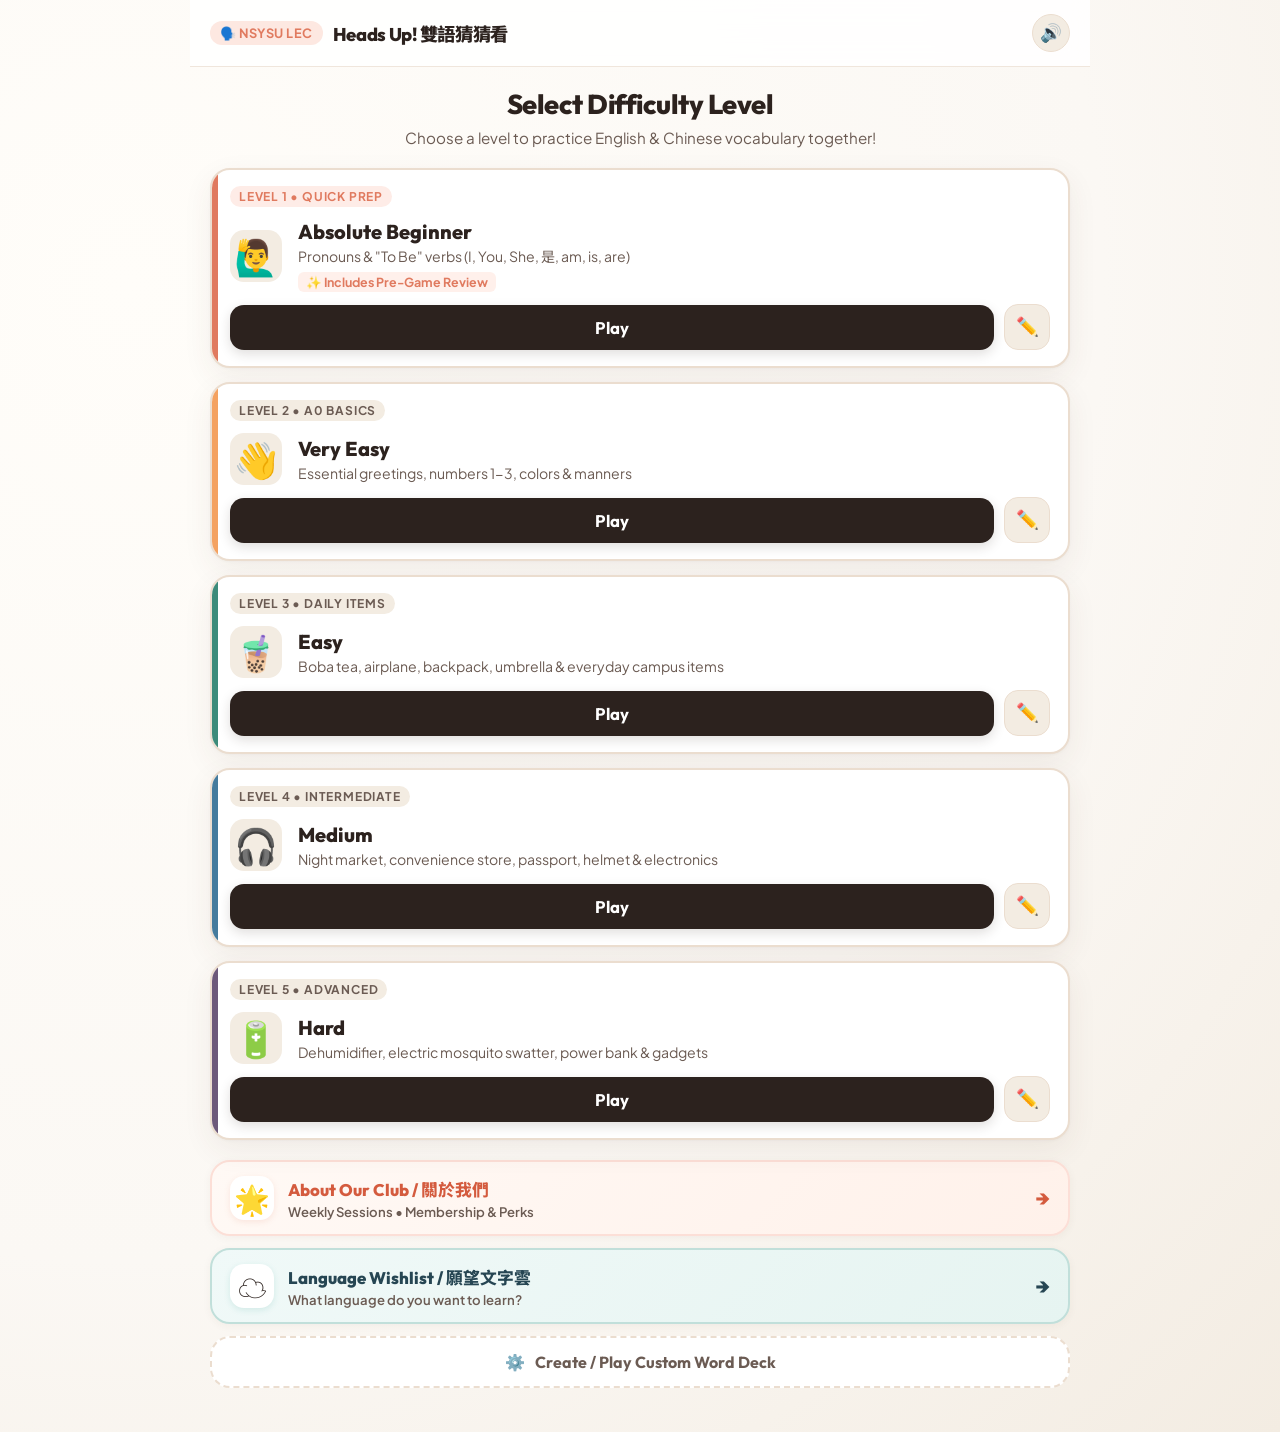
<file: index.html>
<!DOCTYPE html>
<html lang="en">
<head>
    <meta charset="UTF-8">
    <meta name="viewport" content="width=device-width, initial-scale=1.0, maximum-scale=1.0, user-scalable=no">
    <title>NSYSU Heads Up! • Language Exchange Club</title>
    <!-- Modern Typography from Google Fonts -->
    <link rel="preconnect" href="https://fonts.googleapis.com">
    <link rel="preconnect" href="https://fonts.gstatic.com" crossorigin>
    <link href="https://fonts.googleapis.com/css2?family=Noto+Sans+TC:wght@400;600;700;900&family=Outfit:wght@400;600;700;800;900&family=Plus+Jakarta+Sans:wght@500;600;700;800&display=swap" rel="stylesheet">
    <link rel="stylesheet" href="style.css">
</head>
<body>
    <div class="app-container">
        <!-- TOP APP BAR -->
        <header class="app-header">
            <div class="brand">
                <span class="brand-badge">🗣️ NSYSU LEC</span>
                <h1 class="app-title">Heads Up! 雙語猜猜看</h1>
            </div>
            <div class="header-controls">
                <button id="sound-toggle" class="icon-btn" title="Toggle Sound" aria-label="Toggle Sound">🔊</button>
            </div>
        </header>

        <!-- MAIN MENU / CATEGORIES SCREEN -->
        <main id="categories" class="screen screen-active">
            <div class="menu-intro">
                <h2 class="section-title">Select Difficulty Level</h2>
                <p class="section-subtitle">Choose a level to practice English & Chinese vocabulary together!</p>
            </div>

            <div id="category-grid" class="category-grid">
                <!-- Level 1: Absolute Beginner -->
                <div class="level-card level-absolute-beginner" data-level="absolute_beginner">
                    <div class="level-badge">Level 1 • Quick Prep</div>
                    <div class="level-content">
                        <div class="level-icon">🙋‍♂️</div>
                        <div class="level-info">
                            <h3 class="level-title">Absolute Beginner</h3>
                            <p class="level-desc">Pronouns & "To Be" verbs (I, You, She, 是, am, is, are)</p>
                            <span class="level-tag">✨ Includes Pre-Game Review</span>
                        </div>
                    </div>
                    <div class="card-actions">
                        <button class="btn-play category" id="btn-absolute_beginner">Play</button>
                        <button class="btn-edit edit" id="edit-absolute_beginner" title="View or Edit words">✏️</button>
                    </div>
                </div>

                <!-- Level 2: Very Easy -->
                <div class="level-card level-very-easy" data-level="very_easy">
                    <div class="level-badge">Level 2 • A0 Basics</div>
                    <div class="level-content">
                        <div class="level-icon">👋</div>
                        <div class="level-info">
                            <h3 class="level-title">Very Easy</h3>
                            <p class="level-desc">Essential greetings, numbers 1-3, colors & manners</p>
                        </div>
                    </div>
                    <div class="card-actions">
                        <button class="btn-play category" id="btn-very_easy">Play</button>
                        <button class="btn-edit edit" id="edit-very_easy" title="View or Edit words">✏️</button>
                    </div>
                </div>

                <!-- Level 3: Easy -->
                <div class="level-card level-easy" data-level="easy">
                    <div class="level-badge">Level 3 • Daily Items</div>
                    <div class="level-content">
                        <div class="level-icon">🧋</div>
                        <div class="level-info">
                            <h3 class="level-title">Easy</h3>
                            <p class="level-desc">Boba tea, airplane, backpack, umbrella & everyday campus items</p>
                        </div>
                    </div>
                    <div class="card-actions">
                        <button class="btn-play category" id="btn-easy">Play</button>
                        <button class="btn-edit edit" id="edit-easy" title="View or Edit words">✏️</button>
                    </div>
                </div>

                <!-- Level 4: Medium -->
                <div class="level-card level-medium" data-level="medium">
                    <div class="level-badge">Level 4 • Intermediate</div>
                    <div class="level-content">
                        <div class="level-icon">🎧</div>
                        <div class="level-info">
                            <h3 class="level-title">Medium</h3>
                            <p class="level-desc">Night market, convenience store, passport, helmet & electronics</p>
                        </div>
                    </div>
                    <div class="card-actions">
                        <button class="btn-play category" id="btn-medium">Play</button>
                        <button class="btn-edit edit" id="edit-medium" title="View or Edit words">✏️</button>
                    </div>
                </div>

                <!-- Level 5: Hard -->
                <div class="level-card level-hard" data-level="hard">
                    <div class="level-badge">Level 5 • Advanced</div>
                    <div class="level-content">
                        <div class="level-icon">🔋</div>
                        <div class="level-info">
                            <h3 class="level-title">Hard</h3>
                            <p class="level-desc">Dehumidifier, electric mosquito swatter, power bank & gadgets</p>
                        </div>
                    </div>
                    <div class="card-actions">
                        <button class="btn-play category" id="btn-hard">Play</button>
                        <button class="btn-edit edit" id="edit-hard" title="View or Edit words">✏️</button>
                    </div>
                </div>
            </div>

            <!-- Menu Action Section: About Club, Word Cloud & Custom Deck -->
            <div class="menu-action-section">
                <a id="about-btn" href="about.html" class="btn-about" title="Learn more about our club">
                    <div class="btn-about-content">
                        <span class="btn-about-icon">🌟</span>
                        <div class="btn-about-text">
                            <span class="btn-about-title">About Our Club / 關於我們</span>
                            <span class="btn-about-subtitle">Weekly Sessions • Membership & Perks</span>
                        </div>
                    </div>
                    <span class="btn-about-arrow">→</span>
                </a>

                <a id="wordcloud-btn" href="wordcloud.html" class="btn-about" style="border-color: #C1DFDA; background: linear-gradient(135deg, #F0F9F8 0%, #E6F4F1 100%);" title="Interactive Language Wishlist Word Cloud">
                    <div class="btn-about-content">
                        <span class="btn-about-icon" style="box-shadow: 0 2px 6px rgba(42, 157, 143, 0.15);">☁️</span>
                        <div class="btn-about-text">
                            <span class="btn-about-title" style="color: #264653;">Language Wishlist / 願望文字雲</span>
                            <span class="btn-about-subtitle">What language do you want to learn?</span>
                        </div>
                    </div>
                    <span class="btn-about-arrow" style="color: #264653;">→</span>
                </a>

                <button id="custom" class="btn-custom">
                    <span class="custom-icon">⚙️</span>
                    <span>Create / Play Custom Word Deck</span>
                </button>
            </div>
        </main>

        <!-- PRE-GAME REVIEW SCREEN (FOR ABSOLUTE BEGINNER) -->
        <section id="pregame-screen" class="screen" aria-hidden="true">
            <div class="pregame-header">
                <button id="pregame-back" class="btn-back">← Back to Levels</button>
                <div class="pregame-badge">Level 1 Study Prep</div>
                <h2 class="pregame-title">Absolute Beginner Review</h2>
                <p class="pregame-subtitle">Take a moment to memorize these foundational pronouns and "to be" verbs!</p>
            </div>

            <!-- Target Goal Banner -->
            <div class="learning-goal-card">
                <div class="goal-icon">🎯</div>
                <div class="goal-text">
                    <strong>Booth Goal:</strong> After this round, you'll be able to introduce yourself:
                    <div class="goal-examples">
                        <span class="formula-chip">I am [Name] ↔ 我是 [Name] <small>(wǒ shì...)</small></span>
                        <span class="formula-chip">You are [Name] ↔ 你是 [Name] <small>(nǐ shì...)</small></span>
                    </div>
                </div>
            </div>

            <!-- Flashcard Grid -->
            <div id="pregame-vocab-grid" class="vocab-grid">
                <!-- Dynamically populated via app.js -->
            </div>

            <div class="pregame-actions">
                <button id="pregame-start-btn" class="btn-start-game">
                    <span>🚀 I'm Ready! Start Game</span>
                </button>
            </div>
        </section>

        <!-- ACTIVE GAMEPLAY SCREEN -->
        <section id="game" class="screen" aria-hidden="true">
            <!-- Game Top Status Bar -->
            <div id="game-status-bar" class="game-status-bar">
                <button id="exit-game" class="btn-icon-exit" title="Exit to Menu">← Exit</button>
                <div class="status-center">
                    <span id="current-level-badge" class="level-indicator">Level</span>
                    <div class="status-pills">
                        <span class="pill pill-cards">Cards: <strong id="cards">0</strong></span>
                        <span class="pill pill-score">Score: <strong id="score">0</strong></span>
                    </div>
                </div>
                <button id="reset" class="btn-reset" title="Restart Deck">↺ Reset</button>
            </div>

            <!-- Main Word Card Area -->
            <div class="game-card-wrapper">
                <div id="word" class="active-word-card">
                    <div class="word-placeholder">Get Ready...</div>
                </div>
            </div>

            <!-- Keyboard Help for Facilitator -->
            <div class="keyboard-hint">
                <span>Keyboard: <kbd>←</kbd> / <kbd>P</kbd> Pass &nbsp;•&nbsp; <kbd>→</kbd> / <kbd>Space</kbd> / <kbd>G</kbd> Get</span>
            </div>

            <!-- MASSIVE MOBILE ACTION BUTTONS -->
            <div id="game-buttons" class="game-action-buttons">
                <button id="pass" class="action-btn btn-pass" aria-label="Pass Word">
                    <span class="btn-label">PASS</span>
                    <span class="btn-subtext">Skip (0 pts)</span>
                </button>
                <button id="get" class="action-btn btn-get" aria-label="Got Word Correct">
                    <span class="btn-label">GET!</span>
                    <span class="btn-subtext">Correct (+1 pt)</span>
                </button>
            </div>
        </section>

        <!-- GAME OVER / RESULTS MODAL -->
        <div id="game-over-modal" class="modal-overlay" aria-hidden="true">
            <div class="modal-dialog celebration-dialog">
                <div class="celebration-emoji">🎉</div>
                <h2 class="modal-title">Round Complete!</h2>
                <p class="modal-subtitle">Great teamwork practicing English & Chinese!</p>
                
                <div class="score-summary-card">
                    <div class="summary-item">
                        <span class="summary-label">Final Score</span>
                        <span id="final-score" class="summary-value">0</span>
                    </div>
                    <div class="summary-item">
                        <span class="summary-label">Difficulty</span>
                        <span id="final-level" class="summary-badge">Level</span>
                    </div>
                </div>

                <!-- Community Social CTA Section -->
                <div class="modal-community-section">
                    <span class="community-heading">Join our community! 加入我們！</span>
                    <div class="modal-social-buttons">
                        <a href="https://www.instagram.com/nsysu_lec" target="_blank" rel="noopener noreferrer" class="modal-social-btn btn-modal-instagram" aria-label="Follow NSYSU LEC on Instagram">
                            <svg width="18" height="18" viewBox="0 0 24 24" fill="none" stroke="currentColor" stroke-width="2" stroke-linecap="round" stroke-linejoin="round">
                                <rect x="2" y="2" width="20" height="20" rx="5" ry="5"></rect>
                                <path d="M16 11.37A4 4 0 1 1 12.63 8 4 4 0 0 1 16 11.37z"></path>
                                <line x1="17.5" y1="6.5" x2="17.51" y2="6.5"></line>
                            </svg>
                            <span>Instagram</span>
                        </a>
                        <a href="https://line.me/R/ti/g/VmxLKr2CCt" target="_blank" rel="noopener noreferrer" class="modal-social-btn btn-modal-line" aria-label="Join NSYSU LEC on LINE Group">
                            <svg width="18" height="18" viewBox="0 0 24 24" fill="currentColor">
                                <path d="M19.365 9.863c.349 0 .63.285.63.631 0 .345-.281.63-.63.63H17.61v1.125h1.755c.349 0 .63.283.63.63 0 .344-.281.629-.63.629h-2.386c-.345 0-.627-.285-.627-.629V8.108c0-.345.282-.63.627-.63h2.386c.349 0 .63.285.63.63 0 .349-.281.63-.63.63H17.61v1.125h1.755zm-3.855 3.016c0 .27-.174.51-.432.596-.064.021-.133.031-.199.031-.211 0-.391-.09-.51-.25l-2.443-3.317v2.94c0 .344-.279.629-.631.629-.346 0-.626-.285-.626-.629V8.108c0-.27.173-.51.43-.595.06-.023.136-.033.194-.033.195 0 .375.104.495.254l2.462 3.33V8.108c0-.345.282-.63.63-.63.345 0 .63.285.63.63v4.771zm-5.741 0c0 .344-.282.629-.631.629-.345 0-.627-.285-.627-.629V8.108c0-.345.282-.63.627-.63.349 0 .631.285.631.63v4.771zm-2.466.629H4.917c-.345 0-.63-.285-.63-.629V8.108c0-.345.285-.63.63-.63.348 0 .63.285.63.63v4.141h1.756c.348 0 .629.283.629.63 0 .344-.281.629-.629.629M24 10.314C24 4.943 18.615.572 12 .572S0 4.943 0 10.314c0 4.811 4.27 8.842 10.035 9.608.391.082.923.258 1.058.59.12.301.079.766.038 1.08l-.164 1.02c-.045.301-.24 1.186 1.049.645 1.291-.539 6.916-4.078 9.436-6.975C23.176 14.393 24 12.458 24 10.314"/>
                            </svg>
                            <span>LINE Group</span>
                        </a>
                    </div>
                </div>

                <div class="modal-actions">
                    <button id="play-again-btn" class="btn-modal-primary">🔄 Play Level Again</button>
                    <button id="return-menu-btn" class="btn-modal-secondary">🏠 Back to Levels</button>
                </div>
            </div>
        </div>

        <!-- CUSTOMIZE & WORD EDIT MODAL -->
        <div id="customize" class="modal-overlay" aria-hidden="true">
            <div class="modal-dialog edit-dialog">
                <div class="modal-header">
                    <h3 id="c-title" class="modal-title">Customize Words</h3>
                    <button id="close-edit" class="btn-modal-close" aria-label="Close dialog">✕</button>
                </div>

                <div class="add-word-bar">
                    <input type="text" name="add" id="add" placeholder="e.g. Bubble Tea / 珍珠奶茶 (zhēn zhū nǎi chá)" autocomplete="off">
                    <button id="add-button" class="btn-add">Add Word</button>
                </div>
                <p class="edit-hint">Format tip: <code>English / 中文 (pinyin)</code> with optional emoji.</p>

                <div class="words-list-wrapper">
                    <!-- Dynamic list container -->
                    <div id="edit-list-container"></div>
                </div>

                <div class="modal-footer">
                    <button id="start" class="btn-modal-primary">Start with this Deck</button>
                </div>
            </div>
        </div>
    </div>

    <script src="app.js"></script>
</body>
</html>
</file>
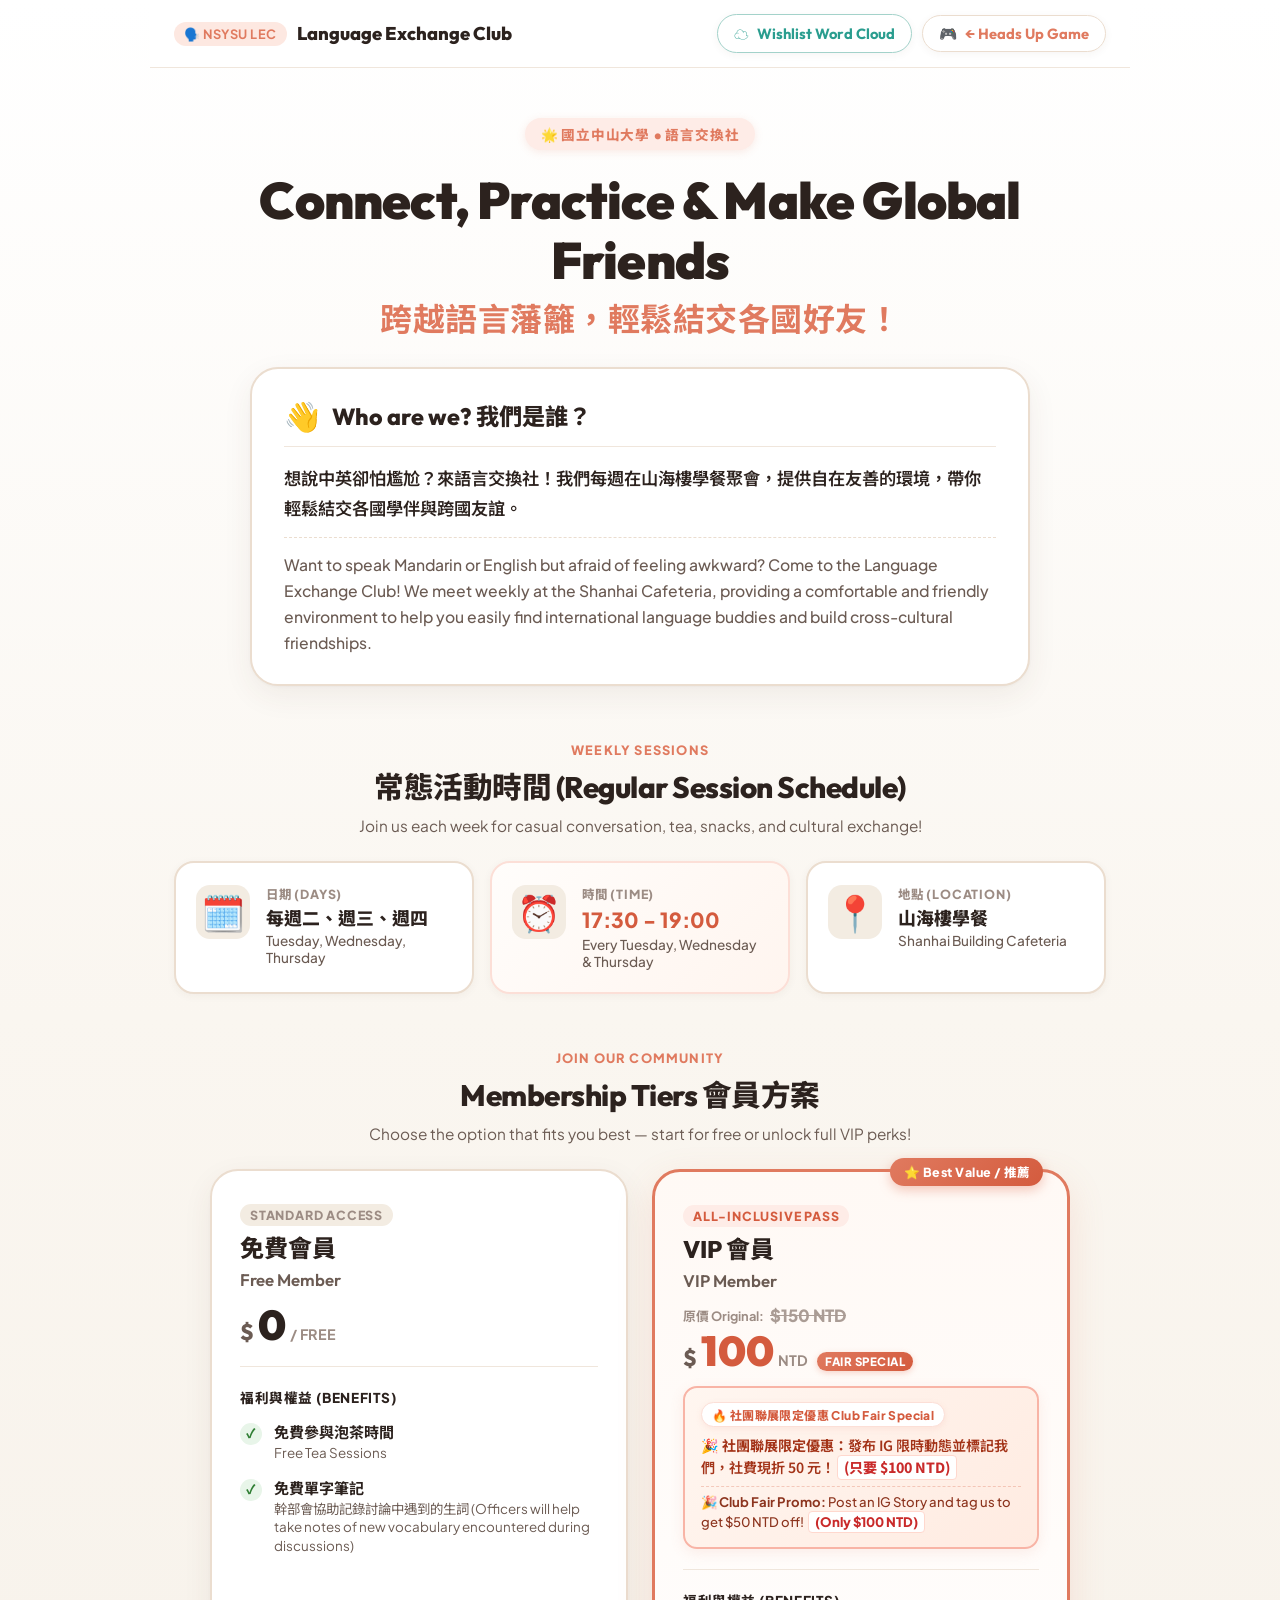
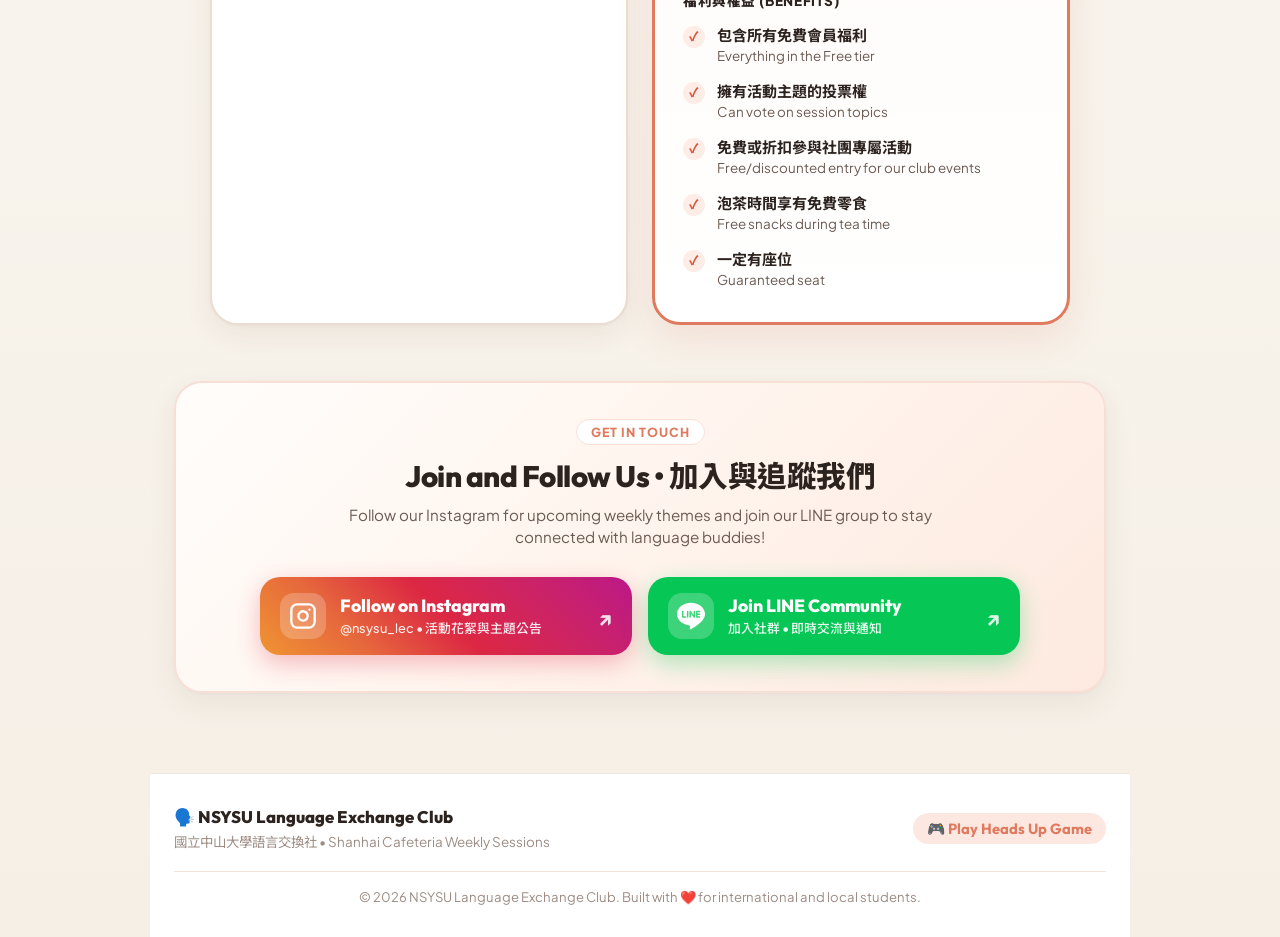
<file: about.html>
<!DOCTYPE html>
<html lang="en">

<head>
    <meta charset="UTF-8">
    <meta name="viewport" content="width=device-width, initial-scale=1.0, maximum-scale=1.0, user-scalable=no">
    <title>About Us • NSYSU Language Exchange Club (中山語言交換社)</title>
    <!-- Modern Typography from Google Fonts -->
    <link rel="preconnect" href="https://fonts.googleapis.com">
    <link rel="preconnect" href="https://fonts.gstatic.com" crossorigin>
    <link
        href="https://fonts.googleapis.com/css2?family=Noto+Sans+TC:wght@400;600;700;900&family=Outfit:wght@400;600;700;800;900&family=Plus+Jakarta+Sans:wght@500;600;700;800&display=swap"
        rel="stylesheet">
    <link rel="stylesheet" href="style.css">
</head>

<body class="landing-page-body">
    <div class="landing-container">
        <!-- PERSISTENT TOP NAVIGATION BAR -->
        <header class="landing-nav">
            <div class="landing-nav-inner">
                <div class="brand">
                    <span class="brand-badge">🗣️ NSYSU LEC</span>
                    <span class="nav-brand-title">Language Exchange Club</span>
                </div>
                <div class="nav-actions">
                    <a href="wordcloud.html" class="btn-nav-game" style="color: #2A9D8F; border-color: #A3D2CA;" title="Interactive Word Cloud">
                        <span class="btn-nav-icon">☁️</span>
                        <span class="btn-nav-text">Wishlist Word Cloud</span>
                    </a>
                    <a href="index.html" class="btn-nav-game" title="Return to Heads Up Game">
                        <span class="btn-nav-icon">🎮</span>
                        <span class="btn-nav-text">← Heads Up Game</span>
                    </a>
                </div>
            </div>
        </header>

        <main class="landing-main">
            <!-- HERO SECTION: WHO ARE WE? -->
            <section class="landing-hero">
                <div class="hero-badge">🌟 國立中山大學 • 語言交換社</div>
                <h1 class="hero-title">
                    Connect, Practice & Make Global Friends
                    <span class="hero-title-cn">跨越語言藩籬，輕鬆結交各國好友！</span>
                </h1>

                <div class="hero-intro-card">
                    <div class="intro-heading">
                        <span class="intro-emoji">👋</span>
                        <h2 class="intro-section-title">Who are we? 我們是誰？</h2>
                    </div>
                    <div class="intro-content">
                        <p class="intro-text-zh">想說中英卻怕尷尬？來語言交換社！我們每週在山海樓學餐聚會，提供自在友善的環境，帶你輕鬆結交各國學伴與跨國友誼。</p>
                        <p class="intro-text-en">Want to speak Mandarin or English but afraid of feeling awkward? Come
                            to the Language Exchange Club! We meet weekly at the Shanhai Cafeteria, providing a
                            comfortable and friendly environment to help you easily find international language buddies
                            and build cross-cultural friendships.</p>
                    </div>
                </div>
            </section>

            <!-- SECTION 2: WEEKLY REGULAR SESSIONS -->
            <section class="landing-section">
                <div class="section-title-wrap">
                    <span class="section-pretitle">WEEKLY SESSIONS</span>
                    <h2 class="landing-section-heading">常態活動時間 (Regular Session Schedule)</h2>
                    <p class="section-lead">Join us each week for casual conversation, tea, snacks, and cultural
                        exchange!</p>
                </div>

                <div class="landing-schedule-grid">
                    <div class="schedule-card-item">
                        <div class="schedule-item-icon">🗓️</div>
                        <div class="schedule-item-content">
                            <span class="schedule-item-label">日期 (Days)</span>
                            <strong class="schedule-item-main">每週二、週三、週四</strong>
                            <span class="schedule-item-sub">Tuesday, Wednesday, Thursday</span>
                        </div>
                    </div>

                    <div class="schedule-card-item highlight-schedule">
                        <div class="schedule-item-icon">⏰</div>
                        <div class="schedule-item-content">
                            <span class="schedule-item-label">時間 (Time)</span>
                            <strong class="schedule-item-main highlight-text">17:30 - 19:00</strong>
                            <span class="schedule-item-sub">Every Tuesday, Wednesday & Thursday</span>
                        </div>
                    </div>

                    <div class="schedule-card-item">
                        <div class="schedule-item-icon">📍</div>
                        <div class="schedule-item-content">
                            <span class="schedule-item-label">地點 (Location)</span>
                            <strong class="schedule-item-main">山海樓學餐</strong>
                            <span class="schedule-item-sub">Shanhai Building Cafeteria</span>
                        </div>
                    </div>
                </div>
            </section>

            <!-- SECTION 3: MEMBERSHIP TIERS -->
            <section class="landing-section">
                <div class="section-title-wrap">
                    <span class="section-pretitle">JOIN OUR COMMUNITY</span>
                    <h2 class="landing-section-heading">Membership Tiers 會員方案</h2>
                    <p class="section-lead">Choose the option that fits you best — start for free or unlock full VIP
                        perks!</p>
                </div>

                <div class="landing-pricing-grid">
                    <!-- TIER 1: FREE MEMBER -->
                    <div class="pricing-card free-tier-card">
                        <div class="pricing-card-header">
                            <span class="pricing-badge">Standard Access</span>
                            <h3 class="tier-title">免費會員<br><span class="tier-title-sub">Free Member</span></h3>
                            <div class="price-display">
                                <span class="currency-symbol">$</span>
                                <span class="price-number">0</span>
                                <span class="price-period">/ FREE</span>
                            </div>
                        </div>

                        <div class="pricing-card-body">
                            <h4 class="perks-heading">福利與權益 (Benefits)</h4>
                            <ul class="perks-list">
                                <li>
                                    <span class="perk-check">✓</span>
                                    <div class="perk-text">
                                        <strong>免費參與泡茶時間</strong>
                                        <span>Free Tea Sessions</span>
                                    </div>
                                </li>
                                <li>
                                    <span class="perk-check">✓</span>
                                    <div class="perk-text">
                                        <strong>免費單字筆記</strong>
                                        <span>幹部會協助記錄討論中遇到的生詞 (Officers will help take notes of new vocabulary
                                            encountered during discussions)</span>
                                    </div>
                                </li>
                            </ul>
                        </div>
                    </div>

                    <!-- TIER 2: VIP MEMBER -->
                    <div class="pricing-card vip-tier-card">
                        <div class="vip-ribbon">⭐ Best Value / 推薦</div>
                        <div class="pricing-card-header">
                            <span class="pricing-badge vip-badge">All-Inclusive Pass</span>
                            <h3 class="tier-title">VIP 會員<br><span class="tier-title-sub">VIP Member</span></h3>
                            
                            <!-- Strikethrough & Discounted Price Display -->
                            <div class="price-display-wrapper">
                                <div class="price-original-row">
                                    <span class="original-label">原價 Original:</span>
                                    <del class="price-original">$150 NTD</del>
                                </div>
                                <div class="price-display">
                                    <span class="currency-symbol">$</span>
                                    <span class="price-number vip-price">100</span>
                                    <span class="price-period">NTD <span class="promo-tag">Fair Special</span></span>
                                </div>
                            </div>

                            <!-- Club Fair Promo Highlight Box -->
                            <div class="vip-promo-box">
                                <div class="promo-box-header">
                                    <span class="promo-box-badge">🔥 社團聯展限定優惠 Club Fair Special</span>
                                </div>
                                <p class="promo-text-zh">🎉 <strong>社團聯展限定優惠：</strong>發布 IG 限時動態並標記我們，社費現折 50 元！<span class="promo-deal-highlight">(只要 $100 NTD)</span></p>
                                <p class="promo-text-en">🎉 <strong>Club Fair Promo:</strong> Post an IG Story and tag us to get $50 NTD off! <span class="promo-deal-highlight">(Only $100 NTD)</span></p>
                            </div>
                        </div>

                        <div class="pricing-card-body">
                            <h4 class="perks-heading">福利與權益 (Benefits)</h4>
                            <ul class="perks-list">
                                <li>
                                    <span class="perk-check vip-check">✓</span>
                                    <div class="perk-text">
                                        <strong>包含所有免費會員福利</strong>
                                        <span>Everything in the Free tier</span>
                                    </div>
                                </li>
                                <li>
                                    <span class="perk-check vip-check">✓</span>
                                    <div class="perk-text">
                                        <strong>擁有活動主題的投票權</strong>
                                        <span>Can vote on session topics</span>
                                    </div>
                                </li>
                                <li>
                                    <span class="perk-check vip-check">✓</span>
                                    <div class="perk-text">
                                        <strong>免費或折扣參與社團專屬活動</strong>
                                        <span>Free/discounted entry for our club events</span>
                                    </div>
                                </li>
                                <li>
                                    <span class="perk-check vip-check">✓</span>
                                    <div class="perk-text">
                                        <strong>泡茶時間享有免費零食</strong>
                                        <span>Free snacks during tea time</span>
                                    </div>
                                </li>
                                <li>
                                    <span class="perk-check vip-check">✓</span>
                                    <div class="perk-text">
                                        <strong>一定有座位</strong>
                                        <span>Guaranteed seat</span>
                                    </div>
                                </li>
                            </ul>
                        </div>
                    </div>
                </div>
            </section>

            <!-- SECTION 4: CALL TO ACTION (JOIN AND FOLLOW US) -->
            <section class="landing-cta-section">
                <div class="cta-inner-card">
                    <div class="cta-header">
                        <span class="cta-badge">GET IN TOUCH</span>
                        <h2 class="cta-title">Join and Follow Us • 加入與追蹤我們</h2>
                        <p class="cta-desc">Follow our Instagram for upcoming weekly themes and join our LINE group to
                            stay connected with language buddies!</p>
                    </div>

                    <div class="social-actions-grid">
                        <!-- Instagram Button -->
                        <a href="https://www.instagram.com/nsysu_lec" target="_blank" rel="noopener noreferrer"
                            class="social-btn btn-instagram" id="cta-instagram"
                            aria-label="Follow NSYSU LEC on Instagram">
                            <div class="social-btn-icon">
                                <svg width="28" height="28" viewBox="0 0 24 24" fill="none" stroke="currentColor"
                                    stroke-width="2" stroke-linecap="round" stroke-linejoin="round">
                                    <rect x="2" y="2" width="20" height="20" rx="5" ry="5"></rect>
                                    <path d="M16 11.37A4 4 0 1 1 12.63 8 4 4 0 0 1 16 11.37z"></path>
                                    <line x1="17.5" y1="6.5" x2="17.51" y2="6.5"></line>
                                </svg>
                            </div>
                            <div class="social-btn-text">
                                <strong class="social-btn-name">Follow on Instagram</strong>
                                <span class="social-btn-sub">@nsysu_lec • 活動花絮與主題公告</span>
                            </div>
                            <span class="social-btn-arrow">↗</span>
                        </a>

                        <!-- LINE Group Button -->
                        <a href="https://line.me/R/ti/g/VmxLKr2CCt" target="_blank" rel="noopener noreferrer"
                            class="social-btn btn-line" id="cta-line" aria-label="Join NSYSU LEC LINE Group">
                            <div class="social-btn-icon">
                                <svg width="28" height="28" viewBox="0 0 24 24" fill="currentColor">
                                    <path
                                        d="M19.365 9.863c.349 0 .63.285.63.631 0 .345-.281.63-.63.63H17.61v1.125h1.755c.349 0 .63.283.63.63 0 .344-.281.629-.63.629h-2.386c-.345 0-.627-.285-.627-.629V8.108c0-.345.282-.63.627-.63h2.386c.349 0 .63.285.63.63 0 .349-.281.63-.63.63H17.61v1.125h1.755zm-3.855 3.016c0 .27-.174.51-.432.596-.064.021-.133.031-.199.031-.211 0-.391-.09-.51-.25l-2.443-3.317v2.94c0 .344-.279.629-.631.629-.346 0-.626-.285-.626-.629V8.108c0-.27.173-.51.43-.595.06-.023.136-.033.194-.033.195 0 .375.104.495.254l2.462 3.33V8.108c0-.345.282-.63.63-.63.345 0 .63.285.63.63v4.771zm-5.741 0c0 .344-.282.629-.631.629-.345 0-.627-.285-.627-.629V8.108c0-.345.282-.63.627-.63.349 0 .631.285.631.63v4.771zm-2.466.629H4.917c-.345 0-.63-.285-.63-.629V8.108c0-.345.285-.63.63-.63.348 0 .63.285.63.63v4.141h1.756c.348 0 .629.283.629.63 0 .344-.281.629-.629.629M24 10.314C24 4.943 18.615.572 12 .572S0 4.943 0 10.314c0 4.811 4.27 8.842 10.035 9.608.391.082.923.258 1.058.59.12.301.079.766.038 1.08l-.164 1.02c-.045.301-.24 1.186 1.049.645 1.291-.539 6.916-4.078 9.436-6.975C23.176 14.393 24 12.458 24 10.314" />
                                </svg>
                            </div>
                            <div class="social-btn-text">
                                <strong class="social-btn-name">Join LINE Community</strong>
                                <span class="social-btn-sub">加入社群 • 即時交流與通知</span>
                            </div>
                            <span class="social-btn-arrow">↗</span>
                        </a>
                    </div>
                </div>
            </section>
        </main>

        <!-- PERSISTENT FOOTER -->
        <footer class="landing-footer">
            <div class="footer-inner">
                <div class="footer-brand">
                    <span class="footer-logo">🗣️ NSYSU Language Exchange Club</span>
                    <span class="footer-sub">國立中山大學語言交換社 • Shanhai Cafeteria Weekly Sessions</span>
                </div>
                <div class="footer-nav">
                    <a href="index.html" class="footer-link">🎮 Play Heads Up Game</a>
                </div>
            </div>
            <div class="footer-bottom">
                <p>© 2026 NSYSU Language Exchange Club. Built with ❤️ for international and local students.</p>
            </div>
        </footer>
    </div>
</body>

</html>
</file>
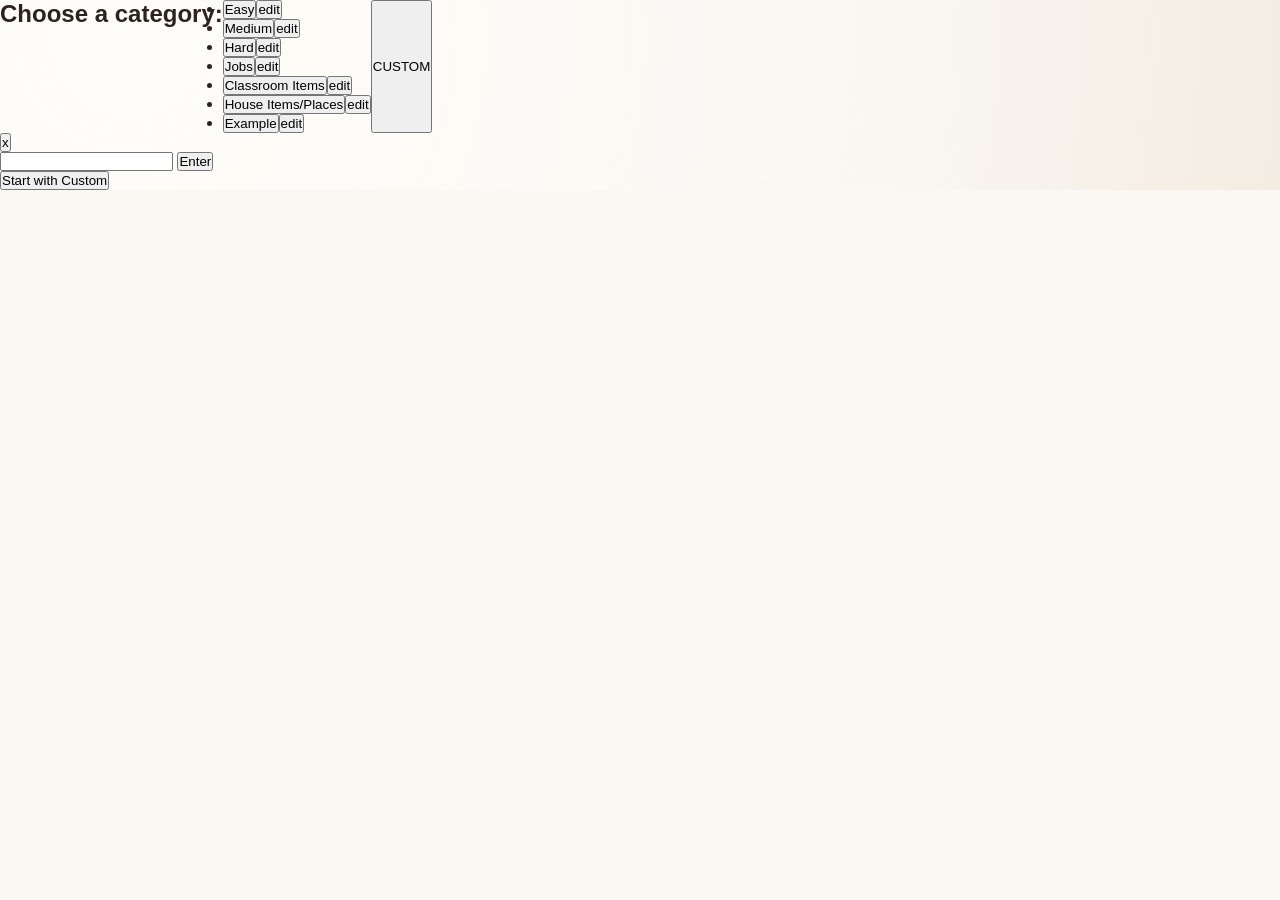
<file: heads up.html>
<!DOCTYPE html>
<html lang="en">
<head>
    <meta charset="UTF-8">
    <meta name="viewport" content="width=device-width, initial-scale=1.0">
    <link rel="stylesheet" href="style.css">
    <title>Heads Up for Class</title>
</head>
<body>
      <div id="categories">
        <h2>Choose a category:</h2>
          <ul id="category-buttons">
            <li><button id="daily1" class="category">Easy</button><button id="daily1-edit" class="edit">edit</button></li>
            <li><button id="daily2" class="category">Medium</button><button id="daily2-edit" class="edit">edit</button></li>
            <li><button id="daily3" class="category">Hard</button><button id="daily3-edit" class="edit">edit</button></li>
            <li><button id="jobs" class="category">Jobs</button><button id="jobs-edit" class="edit">edit</button></li>
            <li><button id="classroom" class="category">Classroom Items</button><button id="classroom-edit" class="edit">edit</button></li>
            <li><button id="house" class="category">House Items/Places</button><button id="house-edit" class="edit">edit</button></li>
            <li><button id="example" class="category">Example</button><button id="example-edit" class="edit">edit</button></li>

          </ul>

        <button id="custom">CUSTOM</button>
      </div>

      <div id="customize">
        <button id="close-edit">x</button>
        <h3 id="c-title"></h3>
        <div>
          <input type="text" name="add" id="add">
          <button id="add-button">Enter</button>
        </div>
        <button id="start">Start with Custom</button>
      </div>


      <div id="game">
        <div id="word"></div>
        <div id="game-buttons">
          <button id="pass">PASS</button>
          <button id="get">GET</button>
        </div>
        <div id="game-info">
          <div>
            <p>
              Cards left: <span id="cards"></span>
            </p>
            <p>
              Score: <span id="score"></span>
            </p>
          </div>

          <div>
            <button id="reset">RESET</button>
            <button id="hide">HIDE</button>
          </div>
        </div>
      </div>

      <script src="app.js"></script>
</body>
</html>
</file>
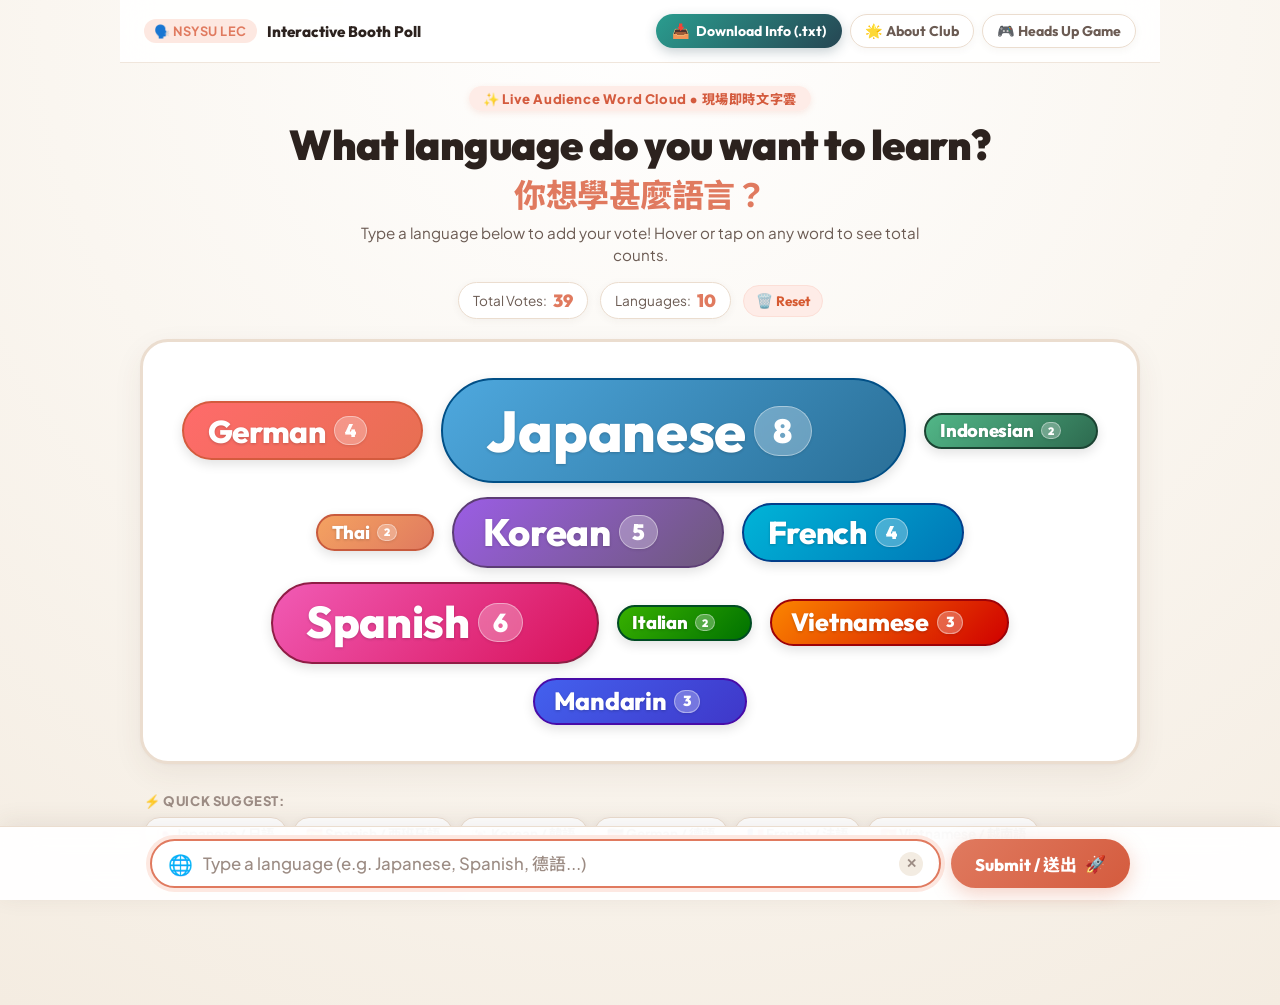
<file: wordcloud.html>
<!DOCTYPE html>
<html lang="en">
<head>
    <meta charset="UTF-8">
    <meta name="viewport" content="width=device-width, initial-scale=1.0, maximum-scale=1.0, user-scalable=no">
    <title>Language Wishlist • NSYSU Language Exchange Club (語言願望文字雲)</title>
    <!-- Modern Typography from Google Fonts -->
    <link rel="preconnect" href="https://fonts.googleapis.com">
    <link rel="preconnect" href="https://fonts.gstatic.com" crossorigin>
    <link href="https://fonts.googleapis.com/css2?family=Noto+Sans+TC:wght@400;600;700;900&family=Outfit:wght@400;600;700;800;900&family=Plus+Jakarta+Sans:wght@500;600;700;800&display=swap" rel="stylesheet">
    <link rel="stylesheet" href="style.css">
</head>
<body class="wordcloud-body">
    <div class="wordcloud-app-container">
        <!-- TOP APP BAR / NAVIGATION -->
        <header class="wordcloud-header">
            <div class="header-left">
                <span class="brand-badge">🗣️ NSYSU LEC</span>
                <span class="header-page-tag">Interactive Booth Poll</span>
            </div>
            <div class="header-nav-actions">
                <button id="download-btn" class="btn-download-top" title="Export wishlist data as .txt file">
                    <span class="btn-icon">📥</span>
                    <span class="btn-text">Download Info (.txt)</span>
                </button>
                <a href="about.html" class="nav-chip-link" title="About Our Club">
                    <span>🌟 About Club</span>
                </a>
                <a href="index.html" class="nav-chip-link" title="Play Heads Up Game">
                    <span>🎮 Heads Up Game</span>
                </a>
            </div>
        </header>

        <!-- MAIN SURVEY & WORD CLOUD HERO -->
        <main class="wordcloud-main">
            <div class="wordcloud-title-card">
                <div class="cloud-badge-row">
                    <span class="cloud-badge">✨ Live Audience Word Cloud • 現場即時文字雲</span>
                </div>
                <h1 class="cloud-main-heading">
                    What language do you want to learn?
                    <span class="cloud-main-heading-cn">你想學甚麼語言？</span>
                </h1>
                <p class="cloud-subheading">
                    Type a language below to add your vote! Hover or tap on any word to see total counts.
                </p>

                <!-- Stats Counter Bar -->
                <div class="cloud-stats-bar">
                    <div class="stat-pill">
                        <span class="stat-label">Total Votes:</span>
                        <strong id="total-votes-count">0</strong>
                    </div>
                    <div class="stat-pill">
                        <span class="stat-label">Languages:</span>
                        <strong id="unique-languages-count">0</strong>
                    </div>
                    <button id="clear-all-btn" class="btn-stat-action" title="Clear all words (Reset cloud)">
                        🗑️ Reset
                    </button>
                </div>
            </div>

            <!-- CENTRAL WORD CLOUD DISPLAY CONTAINER -->
            <div class="wordcloud-viewport">
                <div id="wordcloud-container" class="wordcloud-container">
                    <!-- Dynamic Word Items will be populated here via wordcloud.js -->
                    <div class="cloud-empty-state" id="cloud-empty-state">
                        <div class="empty-icon">☁️💬</div>
                        <h3>The Word Cloud is Empty!</h3>
                        <p>Be the first to submit a language using the input bar below!</p>
                    </div>
                </div>
            </div>

            <!-- Quick Tap Suggestions for Booth Visitors -->
            <div class="quick-suggestions-wrap">
                <span class="suggestions-label">⚡ Quick Suggest:</span>
                <div class="suggestion-chips" id="suggestion-chips">
                    <button class="chip-btn" data-lang="Japanese">🇯🇵 Japanese / 日語</button>
                    <button class="chip-btn" data-lang="Spanish">🇪🇸 Spanish / 西班牙語</button>
                    <button class="chip-btn" data-lang="Korean">🇰🇷 Korean / 韓語</button>
                    <button class="chip-btn" data-lang="German">🇩🇪 German / 德語</button>
                    <button class="chip-btn" data-lang="French">🇫🇷 French / 法語</button>
                    <button class="chip-btn" data-lang="Vietnamese">🇻🇳 Vietnamese / 越南語</button>
                    <button class="chip-btn" data-lang="Mandarin">🇹🇼 Mandarin / 中文</button>
                    <button class="chip-btn" data-lang="Indonesian">🇮🇩 Indonesian / 印尼語</button>
                </div>
            </div>
        </main>

        <!-- PINNED BOTTOM INPUT BAR -->
        <footer class="wordcloud-input-footer">
            <div class="input-bar-inner">
                <form id="word-form" class="word-input-form" autocomplete="off">
                    <div class="input-field-wrapper">
                        <span class="input-icon">🌐</span>
                        <input 
                            type="text" 
                            id="language-input" 
                            name="language"
                            placeholder="Type a language (e.g. Japanese, Spanish, 德語...)" 
                            maxlength="30"
                            required
                            autofocus
                        >
                        <button type="button" id="clear-input-btn" class="btn-input-clear" aria-label="Clear input">✕</button>
                    </div>
                    <button type="submit" id="submit-word-btn" class="btn-submit-word">
                        <span class="btn-submit-label">Submit / 送出</span>
                        <span class="btn-submit-icon">🚀</span>
                    </button>
                </form>
            </div>
        </footer>
    </div>

    <!-- SCRIPT -->
    <script src="wordcloud.js"></script>
</body>
</html>
</file>
<file: style.css>
/* ==========================================================================
   NSYSU Language Exchange Club - Unified Design System
   Heads Up Game • Club Landing Page • Interactive Word Cloud
   ========================================================================== */

:root {
    /* Warm Campus & Cafe Palette */
    --bg-main: #FBF8F4;
    --bg-surface: #FFFFFF;
    --bg-surface-elevated: #FFFDF9;
    --bg-subtle: #F3ECE2;
    --border-color: #EBDDCF;
    --border-subtle: #F0E6DC;
    
    /* Typography Colors */
    --text-primary: #2C221E;
    --text-secondary: #6B5B53;
    --text-muted: #9C8C84;
    --text-inverse: #FFFFFF;
    
    /* Level Accent Colors */
    --color-absolute-beginner: #E07A5F;
    --color-very-easy: #F4A261;
    --color-easy: #3D8B7A;
    --color-medium: #457B9D;
    --color-hard: #6D597A;
    --color-custom: #7C6A58;

    /* Gameplay Actions */
    --btn-pass-bg: linear-gradient(135deg, #F4A261 0%, #E76F51 100%);
    --btn-pass-shadow: 0 8px 24px rgba(231, 111, 81, 0.35);
    --btn-pass-border: #D45B3E;

    --btn-get-bg: linear-gradient(135deg, #52B788 0%, #2D6A4F 100%);
    --btn-get-shadow: 0 8px 24px rgba(45, 106, 79, 0.38);
    --btn-get-border: #1E4E38;

    /* Brand & Social Colors */
    --brand-accent: #E07A5F;
    --brand-accent-soft: #FDE8E1;
    --color-line: #06C755;
    --color-line-hover: #05b34c;
    --gradient-instagram: linear-gradient(45deg, #f09433 0%, #e6683c 25%, #dc2743 50%, #cc2366 75%, #bc1888 100%);

    /* Radii */
    --radius-sm: 8px;
    --radius-md: 14px;
    --radius-lg: 20px;
    --radius-xl: 28px;
    --radius-full: 9999px;

    /* Shadows */
    --shadow-sm: 0 2px 8px rgba(78, 52, 46, 0.05);
    --shadow-md: 0 6px 20px rgba(78, 52, 46, 0.08);
    --shadow-lg: 0 14px 36px rgba(78, 52, 46, 0.12);
    --shadow-card: 0 10px 30px rgba(78, 52, 46, 0.07), 0 1px 3px rgba(0, 0, 0, 0.03);

    /* Fonts */
    --font-heading: 'Outfit', 'Noto Sans TC', sans-serif;
    --font-body: 'Plus Jakarta Sans', 'Noto Sans TC', sans-serif;
    --font-cn: 'Noto Sans TC', sans-serif;
}

/* Box sizing and Base Reset */
*, *::before, *::after {
    box-sizing: border-box;
    margin: 0;
    padding: 0;
    -webkit-tap-highlight-color: transparent;
}

html, body {
    width: 100%;
    min-height: 100%;
    overflow-x: hidden;
    background-color: var(--bg-main);
    color: var(--text-primary);
    font-family: var(--font-body);
    -webkit-font-smoothing: antialiased;
    -moz-osx-font-smoothing: grayscale;
}

body {
    background: radial-gradient(circle at 10% 20%, #FFFDF9 0%, var(--bg-main) 60%, var(--bg-subtle) 100%);
    user-select: none;
}

a {
    color: inherit;
    text-decoration: none;
}

/* App Container (Heads Up Game) */
.app-container {
    width: 100%;
    max-width: 900px;
    margin: 0 auto;
    min-height: 100vh;
    display: flex;
    flex-direction: column;
    position: relative;
    padding: 0;
}

/* --------------------------------------------------------------------------
   App Header (Heads Up Game)
   -------------------------------------------------------------------------- */
.app-header {
    display: flex;
    justify-content: space-between;
    align-items: center;
    padding: 14px 20px;
    background: rgba(255, 255, 255, 0.84);
    backdrop-filter: blur(12px);
    -webkit-backdrop-filter: blur(12px);
    border-bottom: 1px solid var(--border-subtle);
    position: sticky;
    top: 0;
    z-index: 50;
}

.brand {
    display: flex;
    align-items: center;
    gap: 10px;
}

.brand-badge {
    background: var(--brand-accent-soft);
    color: var(--brand-accent);
    font-size: 0.8rem;
    font-weight: 700;
    padding: 4px 10px;
    border-radius: var(--radius-full);
    letter-spacing: 0.5px;
    display: inline-flex;
    align-items: center;
    gap: 4px;
}

.app-title {
    font-family: var(--font-heading);
    font-size: 1.15rem;
    font-weight: 800;
    color: var(--text-primary);
    letter-spacing: -0.3px;
}

.header-controls {
    display: flex;
    align-items: center;
    gap: 8px;
}

.icon-btn {
    background: var(--bg-subtle);
    border: 1px solid var(--border-color);
    border-radius: var(--radius-full);
    width: 38px;
    height: 38px;
    display: flex;
    align-items: center;
    justify-content: center;
    font-size: 1.1rem;
    cursor: pointer;
    transition: all 0.2s ease;
}

.icon-btn:hover {
    background: var(--border-color);
    transform: scale(1.05);
}

.icon-btn:active {
    transform: scale(0.95);
}

/* --------------------------------------------------------------------------
   Screen Transitions & Layout (Heads Up Game)
   -------------------------------------------------------------------------- */
.screen {
    display: none;
    flex-direction: column;
    flex: 1;
    width: 100%;
    padding: 20px;
    opacity: 0;
    transform: translateY(8px);
    transition: opacity 0.25s ease, transform 0.25s ease;
}

.screen.screen-active {
    display: flex;
    opacity: 1;
    transform: translateY(0);
}

/* --------------------------------------------------------------------------
   Main Menu / Categories Screen
   -------------------------------------------------------------------------- */
.menu-intro {
    text-align: center;
    margin-bottom: 20px;
}

.section-title {
    font-family: var(--font-heading);
    font-size: 1.7rem;
    font-weight: 800;
    color: var(--text-primary);
    letter-spacing: -0.5px;
    margin-bottom: 6px;
}

.section-subtitle {
    font-size: 0.95rem;
    color: var(--text-secondary);
    line-height: 1.4;
}

.category-grid {
    display: flex;
    flex-direction: column;
    gap: 14px;
    margin-bottom: 20px;
}

/* Level Cards */
.level-card {
    background: var(--bg-surface);
    border: 2px solid var(--border-color);
    border-radius: var(--radius-lg);
    padding: 16px 18px;
    box-shadow: var(--shadow-card);
    display: flex;
    flex-direction: column;
    gap: 12px;
    position: relative;
    overflow: hidden;
    transition: transform 0.2s ease, box-shadow 0.2s ease, border-color 0.2s ease;
}

.level-card::before {
    content: '';
    position: absolute;
    left: 0;
    top: 0;
    bottom: 0;
    width: 6px;
}

.level-absolute-beginner::before { background: var(--color-absolute-beginner); }
.level-very-easy::before { background: var(--color-very-easy); }
.level-easy::before { background: var(--color-easy); }
.level-medium::before { background: var(--color-medium); }
.level-hard::before { background: var(--color-hard); }

.level-card:hover {
    transform: translateY(-2px);
    box-shadow: var(--shadow-md);
    border-color: #D8C7B8;
}

.level-badge {
    align-self: flex-start;
    font-size: 0.75rem;
    font-weight: 700;
    text-transform: uppercase;
    letter-spacing: 0.8px;
    padding: 3px 9px;
    border-radius: var(--radius-full);
    background: var(--bg-subtle);
    color: var(--text-secondary);
}

.level-absolute-beginner .level-badge {
    background: #FEECE7;
    color: var(--color-absolute-beginner);
}

.level-content {
    display: flex;
    align-items: center;
    gap: 16px;
}

.level-icon {
    font-size: 2.2rem;
    width: 52px;
    height: 52px;
    min-width: 52px;
    background: var(--bg-subtle);
    border-radius: var(--radius-md);
    display: flex;
    align-items: center;
    justify-content: center;
}

.level-info {
    flex: 1;
}

.level-title {
    font-family: var(--font-heading);
    font-size: 1.25rem;
    font-weight: 800;
    color: var(--text-primary);
    margin-bottom: 3px;
}

.level-desc {
    font-size: 0.88rem;
    color: var(--text-secondary);
    line-height: 1.35;
}

.level-tag {
    display: inline-block;
    margin-top: 6px;
    font-size: 0.78rem;
    font-weight: 700;
    color: var(--color-absolute-beginner);
    background: #FFF0EB;
    padding: 2px 8px;
    border-radius: 6px;
}

.card-actions {
    display: flex;
    gap: 10px;
    align-items: center;
}

.btn-play {
    flex: 1;
    background: var(--text-primary);
    color: var(--text-inverse);
    font-family: var(--font-heading);
    font-size: 1.05rem;
    font-weight: 700;
    padding: 12px 20px;
    border: none;
    border-radius: var(--radius-md);
    cursor: pointer;
    box-shadow: 0 4px 12px rgba(44, 34, 30, 0.15);
    transition: all 0.2s ease;
    display: flex;
    align-items: center;
    justify-content: center;
    gap: 8px;
}

.btn-play:hover {
    background: #433630;
    transform: scale(1.01);
}

.btn-play:active {
    transform: scale(0.98);
}

.btn-edit {
    background: var(--bg-subtle);
    border: 1px solid var(--border-color);
    border-radius: var(--radius-md);
    width: 46px;
    height: 46px;
    display: flex;
    align-items: center;
    justify-content: center;
    font-size: 1.15rem;
    cursor: pointer;
    transition: all 0.2s ease;
}

.btn-edit:hover {
    background: var(--border-color);
    transform: scale(1.05);
}

/* --------------------------------------------------------------------------
   Menu Action Section (About Link & Custom Deck)
   -------------------------------------------------------------------------- */
.menu-action-section {
    display: flex;
    flex-direction: column;
    gap: 12px;
    margin-bottom: 24px;
}

.btn-about {
    width: 100%;
    background: linear-gradient(135deg, #FFF9F5 0%, #FFF1EA 100%);
    border: 2px solid #FCDFD7;
    border-radius: var(--radius-lg);
    padding: 14px 18px;
    cursor: pointer;
    display: flex;
    align-items: center;
    justify-content: space-between;
    gap: 14px;
    box-shadow: var(--shadow-sm);
    transition: all 0.2s ease;
    text-align: left;
    text-decoration: none;
}

.btn-about:hover {
    transform: translateY(-2px);
    border-color: var(--brand-accent);
    box-shadow: 0 8px 24px rgba(224, 122, 95, 0.22);
    background: linear-gradient(135deg, #FFFDFB 0%, #FFEBE0 100%);
}

.btn-about:active {
    transform: scale(0.98);
}

.btn-about-content {
    display: flex;
    align-items: center;
    gap: 14px;
}

.btn-about-icon {
    font-size: 1.8rem;
    background: #FFFFFF;
    width: 44px;
    height: 44px;
    min-width: 44px;
    border-radius: var(--radius-md);
    display: flex;
    align-items: center;
    justify-content: center;
    box-shadow: 0 2px 6px rgba(224, 122, 95, 0.15);
}

.btn-about-text {
    display: flex;
    flex-direction: column;
    gap: 2px;
}

.btn-about-title {
    font-family: var(--font-heading);
    font-size: 1.05rem;
    font-weight: 800;
    color: #D45B3E;
}

.btn-about-subtitle {
    font-size: 0.82rem;
    color: var(--text-secondary);
    font-weight: 600;
}

.btn-about-arrow {
    font-family: var(--font-heading);
    font-size: 1.3rem;
    font-weight: 800;
    color: #D45B3E;
    transition: transform 0.2s ease;
}

.btn-about:hover .btn-about-arrow {
    transform: translateX(4px);
}

.btn-custom {
    width: 100%;
    background: var(--bg-surface);
    border: 2px dashed var(--border-color);
    border-radius: var(--radius-lg);
    padding: 14px 20px;
    font-family: var(--font-heading);
    font-size: 1rem;
    font-weight: 700;
    color: var(--text-secondary);
    cursor: pointer;
    display: flex;
    align-items: center;
    justify-content: center;
    gap: 10px;
    transition: all 0.2s ease;
}

.btn-custom:hover {
    border-color: var(--brand-accent);
    color: var(--brand-accent);
    background: var(--brand-accent-soft);
}

/* --------------------------------------------------------------------------
   Pre-Game Review Screen (Level 1 Study Prep)
   -------------------------------------------------------------------------- */
#pregame-screen {
    gap: 18px;
}

.pregame-header {
    display: flex;
    flex-direction: column;
    align-items: center;
    text-align: center;
    position: relative;
    padding-top: 10px;
}

.btn-back {
    align-self: flex-start;
    background: var(--bg-surface);
    border: 1px solid var(--border-color);
    color: var(--text-secondary);
    font-family: var(--font-heading);
    font-size: 0.9rem;
    font-weight: 700;
    padding: 8px 14px;
    border-radius: var(--radius-full);
    cursor: pointer;
    margin-bottom: 12px;
    transition: all 0.2s ease;
}

.btn-back:hover {
    background: var(--bg-subtle);
    color: var(--text-primary);
}

.pregame-badge {
    background: #FEECE7;
    color: var(--color-absolute-beginner);
    font-size: 0.8rem;
    font-weight: 800;
    text-transform: uppercase;
    letter-spacing: 0.8px;
    padding: 4px 12px;
    border-radius: var(--radius-full);
    margin-bottom: 8px;
}

.pregame-title {
    font-family: var(--font-heading);
    font-size: 1.65rem;
    font-weight: 800;
    color: var(--text-primary);
    margin-bottom: 4px;
}

.pregame-subtitle {
    font-size: 0.92rem;
    color: var(--text-secondary);
    max-width: 500px;
}

/* Learning Goal Card */
.learning-goal-card {
    background: linear-gradient(135deg, #FFF6F2 0%, #FFFDF9 100%);
    border: 2px solid #FCDFD7;
    border-radius: var(--radius-lg);
    padding: 16px;
    display: flex;
    gap: 14px;
    align-items: flex-start;
    box-shadow: var(--shadow-sm);
}

.goal-icon {
    font-size: 1.8rem;
    line-height: 1;
}

.goal-text {
    font-size: 0.92rem;
    color: var(--text-primary);
    line-height: 1.4;
}

.goal-examples {
    display: flex;
    flex-wrap: wrap;
    gap: 8px;
    margin-top: 8px;
}

.formula-chip {
    background: #FFFFFF;
    border: 1px solid #F9CFBF;
    padding: 4px 10px;
    border-radius: var(--radius-md);
    font-size: 0.85rem;
    font-weight: 700;
    color: #D65A31;
    display: inline-flex;
    align-items: center;
    gap: 4px;
}

.formula-chip small {
    color: #8C6A5E;
    font-weight: 500;
}

/* Vocab Study Grid */
.vocab-grid {
    display: grid;
    grid-template-columns: repeat(auto-fill, minmax(180px, 1fr));
    gap: 10px;
    max-height: 48vh;
    overflow-y: auto;
    padding: 4px 2px;
    scrollbar-width: thin;
    scrollbar-color: var(--border-color) transparent;
}

.vocab-grid::-webkit-scrollbar {
    width: 6px;
}
.vocab-grid::-webkit-scrollbar-thumb {
    background-color: var(--border-color);
    border-radius: 10px;
}

.vocab-card {
    background: var(--bg-surface);
    border: 1.5px solid var(--border-color);
    border-radius: var(--radius-md);
    padding: 12px;
    display: flex;
    align-items: center;
    gap: 12px;
    box-shadow: var(--shadow-sm);
    transition: transform 0.2s ease, border-color 0.2s ease;
}

.vocab-card:hover {
    transform: translateY(-2px);
    border-color: var(--brand-accent);
}

.vocab-emoji {
    font-size: 1.8rem;
    min-width: 36px;
    text-align: center;
}

.vocab-details {
    display: flex;
    flex-direction: column;
}

.vocab-en {
    font-weight: 700;
    font-size: 0.95rem;
    color: var(--text-primary);
}

.vocab-cn {
    font-family: var(--font-cn);
    font-size: 0.88rem;
    font-weight: 600;
    color: var(--brand-accent);
}

.vocab-pinyin {
    font-size: 0.78rem;
    color: var(--text-muted);
}

.pregame-actions {
    margin-top: auto;
    padding-top: 10px;
    padding-bottom: 10px;
    display: flex;
    justify-content: center;
}

.btn-start-game {
    width: 100%;
    max-width: 480px;
    background: linear-gradient(135deg, #E07A5F 0%, #D45B3E 100%);
    color: #FFFFFF;
    font-family: var(--font-heading);
    font-size: 1.25rem;
    font-weight: 800;
    padding: 16px 28px;
    border: none;
    border-radius: var(--radius-xl);
    cursor: pointer;
    box-shadow: 0 8px 24px rgba(224, 122, 95, 0.35);
    transition: all 0.2s ease;
    display: flex;
    align-items: center;
    justify-content: center;
}

.btn-start-game:hover {
    transform: scale(1.02);
    box-shadow: 0 10px 28px rgba(224, 122, 95, 0.45);
}

.btn-start-game:active {
    transform: scale(0.97);
}

/* --------------------------------------------------------------------------
   Active Gameplay Screen (Mobile-First Optimization)
   -------------------------------------------------------------------------- */
#game {
    padding: 12px 16px;
    display: none;
    flex-direction: column;
    justify-content: space-between;
    height: 100vh;
    max-height: 100vh;
    overflow: hidden;
    gap: 12px;
}

/* Top Status Bar */
.game-status-bar {
    display: flex;
    justify-content: space-between;
    align-items: center;
    background: var(--bg-surface);
    border: 1px solid var(--border-color);
    border-radius: var(--radius-full);
    padding: 8px 14px;
    box-shadow: var(--shadow-sm);
}

.btn-icon-exit {
    background: transparent;
    border: none;
    font-family: var(--font-heading);
    font-size: 0.9rem;
    font-weight: 700;
    color: var(--text-secondary);
    cursor: pointer;
    padding: 4px 8px;
    border-radius: var(--radius-sm);
    transition: all 0.15s ease;
}

.btn-icon-exit:hover {
    color: var(--brand-accent);
}

.status-center {
    display: flex;
    align-items: center;
    gap: 10px;
}

.level-indicator {
    font-family: var(--font-heading);
    font-size: 0.8rem;
    font-weight: 800;
    text-transform: uppercase;
    letter-spacing: 0.5px;
    background: var(--bg-subtle);
    color: var(--text-primary);
    padding: 3px 10px;
    border-radius: var(--radius-full);
}

.status-pills {
    display: flex;
    gap: 8px;
}

.pill {
    font-size: 0.82rem;
    font-weight: 600;
    color: var(--text-secondary);
    background: var(--bg-subtle);
    padding: 3px 8px;
    border-radius: var(--radius-full);
}

.pill strong {
    color: var(--text-primary);
    font-weight: 800;
}

.pill-score strong {
    color: #2D6A4F;
}

.btn-reset {
    background: #FEECE7;
    border: 1px solid #FCDFD7;
    color: #D65A31;
    font-family: var(--font-heading);
    font-size: 0.85rem;
    font-weight: 700;
    padding: 4px 10px;
    border-radius: var(--radius-full);
    cursor: pointer;
    transition: all 0.15s ease;
}

.btn-reset:hover {
    background: #FBD5CA;
}

/* Word Card Display Area */
.game-card-wrapper {
    flex: 1;
    display: flex;
    align-items: center;
    justify-content: center;
    min-height: 220px;
    perspective: 1000px;
}

.active-word-card {
    width: 100%;
    height: 100%;
    max-height: 380px;
    background: var(--bg-surface-elevated);
    border: 3px solid var(--border-color);
    border-radius: var(--radius-xl);
    box-shadow: var(--shadow-card);
    display: flex;
    flex-direction: column;
    align-items: center;
    justify-content: center;
    text-align: center;
    padding: 20px;
    position: relative;
    overflow: hidden;
    animation: cardPopIn 0.28s cubic-bezier(0.175, 0.885, 0.32, 1.275);
}

@keyframes cardPopIn {
    0% {
        opacity: 0;
        transform: scale(0.92) translateY(12px);
    }
    100% {
        opacity: 1;
        transform: scale(1) translateY(0);
    }
}

.word-image {
    font-size: clamp(4rem, 14vw, 7.5rem);
    line-height: 1;
    margin-bottom: 12px;
    filter: drop-shadow(0 4px 8px rgba(0, 0, 0, 0.08));
    animation: emojiFloat 3s ease-in-out infinite alternate;
}

@keyframes emojiFloat {
    0% { transform: translateY(0); }
    100% { transform: translateY(-6px); }
}

.word-content-box {
    display: flex;
    flex-direction: column;
    align-items: center;
    gap: 4px;
    width: 100%;
}

.word-en {
    font-family: var(--font-heading);
    font-size: clamp(1.6rem, 5.5vw, 3rem);
    font-weight: 800;
    color: var(--text-primary);
    line-height: 1.15;
    letter-spacing: -0.5px;
    word-break: break-word;
}

.word-cn-group {
    display: flex;
    flex-wrap: wrap;
    align-items: baseline;
    justify-content: center;
    gap: 8px;
    margin-top: 4px;
}

.word-cn {
    font-family: var(--font-cn);
    font-size: clamp(1.4rem, 4.8vw, 2.5rem);
    font-weight: 700;
    color: var(--brand-accent);
    line-height: 1.2;
}

.word-pinyin {
    font-family: var(--font-body);
    font-size: clamp(0.95rem, 3vw, 1.35rem);
    color: var(--text-secondary);
    font-weight: 500;
}

.word-placeholder {
    font-size: 1.5rem;
    color: var(--text-muted);
    font-weight: 700;
}

.game-over-banner {
    font-family: var(--font-heading);
    font-size: 2rem;
    font-weight: 800;
    color: var(--text-primary);
    display: flex;
    flex-direction: column;
    align-items: center;
    gap: 8px;
}

/* Facilitator Keyboard Hint */
.keyboard-hint {
    text-align: center;
    font-size: 0.78rem;
    color: var(--text-muted);
}

.keyboard-hint kbd {
    background: var(--bg-subtle);
    border: 1px solid var(--border-color);
    border-radius: 4px;
    padding: 2px 6px;
    font-family: monospace;
    font-size: 0.8rem;
    font-weight: 700;
    color: var(--text-secondary);
}

/* --------------------------------------------------------------------------
   Massive Mobile Gameplay Action Buttons
   -------------------------------------------------------------------------- */
.game-action-buttons {
    display: grid;
    grid-template-columns: 1fr 1fr;
    gap: 14px;
    width: 100%;
    min-height: 130px;
    margin-bottom: 4px;
}

.action-btn {
    border: none;
    border-radius: var(--radius-xl);
    cursor: pointer;
    display: flex;
    flex-direction: column;
    align-items: center;
    justify-content: center;
    padding: 16px 12px;
    color: #FFFFFF;
    transition: transform 0.12s cubic-bezier(0.4, 0, 0.2, 1), box-shadow 0.12s ease;
    user-select: none;
    position: relative;
    overflow: hidden;
}

.btn-label {
    font-family: var(--font-heading);
    font-size: clamp(1.8rem, 6.5vw, 2.6rem);
    font-weight: 900;
    letter-spacing: 1px;
    line-height: 1;
    text-shadow: 0 2px 4px rgba(0, 0, 0, 0.18);
}

.btn-subtext {
    font-size: clamp(0.75rem, 2.4vw, 0.95rem);
    font-weight: 700;
    opacity: 0.9;
    margin-top: 4px;
    text-transform: uppercase;
    letter-spacing: 0.5px;
}

.btn-pass {
    background: var(--btn-pass-bg);
    box-shadow: var(--btn-pass-shadow);
    border-bottom: 4px solid var(--btn-pass-border);
}

.btn-get {
    background: var(--btn-get-bg);
    box-shadow: var(--btn-get-shadow);
    border-bottom: 4px solid var(--btn-get-border);
}

.action-btn:hover {
    transform: translateY(-2px);
}

.action-btn:active {
    transform: translateY(3px) scale(0.97);
    box-shadow: 0 2px 8px rgba(0,0,0,0.2);
}

.action-btn:disabled {
    opacity: 0.5;
    cursor: not-allowed;
    transform: none;
    box-shadow: none;
}

/* --------------------------------------------------------------------------
   Modals & Overlays (Game Over & Customize Deck)
   -------------------------------------------------------------------------- */
.modal-overlay {
    position: fixed;
    top: 0;
    left: 0;
    width: 100vw;
    height: 100vh;
    background: rgba(44, 34, 30, 0.6);
    backdrop-filter: blur(8px);
    -webkit-backdrop-filter: blur(8px);
    display: none;
    align-items: center;
    justify-content: center;
    z-index: 100;
    padding: 16px;
    opacity: 0;
    transition: opacity 0.25s ease;
}

.modal-overlay.modal-active {
    display: flex;
    opacity: 1;
}

.modal-dialog {
    background: var(--bg-surface);
    border: 2px solid var(--border-color);
    border-radius: var(--radius-xl);
    box-shadow: var(--shadow-lg);
    width: 100%;
    max-width: 500px;
    padding: 24px;
    display: flex;
    flex-direction: column;
    gap: 16px;
    animation: modalPop 0.25s cubic-bezier(0.175, 0.885, 0.32, 1.275);
}

@keyframes modalPop {
    0% { transform: scale(0.92); opacity: 0; }
    100% { transform: scale(1); opacity: 1; }
}

.celebration-dialog {
    text-align: center;
    align-items: center;
    padding: 32px 24px;
}

.celebration-emoji {
    font-size: 4rem;
    line-height: 1;
    margin-bottom: -6px;
    animation: bouncePop 0.6s cubic-bezier(0.175, 0.885, 0.32, 1.275);
}

@keyframes bouncePop {
    0% { transform: scale(0.3); }
    70% { transform: scale(1.15); }
    100% { transform: scale(1); }
}

.modal-title {
    font-family: var(--font-heading);
    font-size: 1.6rem;
    font-weight: 800;
    color: var(--text-primary);
}

.modal-subtitle {
    font-size: 0.95rem;
    color: var(--text-secondary);
}

.score-summary-card {
    background: var(--bg-subtle);
    border: 1px solid var(--border-color);
    border-radius: var(--radius-lg);
    width: 100%;
    padding: 16px;
    display: flex;
    justify-content: space-around;
    align-items: center;
    margin: 8px 0;
}

.summary-item {
    display: flex;
    flex-direction: column;
    align-items: center;
    gap: 4px;
}

.summary-label {
    font-size: 0.78rem;
    text-transform: uppercase;
    letter-spacing: 0.8px;
    color: var(--text-muted);
    font-weight: 700;
}

.summary-value {
    font-family: var(--font-heading);
    font-size: 2.4rem;
    font-weight: 900;
    color: #2D6A4F;
    line-height: 1;
}

.summary-badge {
    font-family: var(--font-heading);
    font-size: 1rem;
    font-weight: 800;
    color: var(--brand-accent);
}

/* Modal Community Social CTA Section */
.modal-community-section {
    width: 100%;
    display: flex;
    flex-direction: column;
    align-items: center;
    gap: 10px;
    margin: 4px 0 6px 0;
    padding: 14px 16px;
    background: linear-gradient(135deg, rgba(254, 236, 231, 0.45) 0%, rgba(243, 236, 226, 0.5) 100%);
    border: 1.5px solid var(--border-color);
    border-radius: var(--radius-lg);
    box-shadow: inset 0 1px 3px rgba(255, 255, 255, 0.6);
}

.community-heading {
    font-family: var(--font-heading);
    font-size: 0.86rem;
    font-weight: 700;
    color: var(--text-secondary);
    letter-spacing: 0.2px;
    display: flex;
    align-items: center;
    gap: 6px;
}

.modal-social-buttons {
    display: flex;
    gap: 10px;
    width: 100%;
}

.modal-social-btn {
    flex: 1;
    display: inline-flex;
    align-items: center;
    justify-content: center;
    gap: 8px;
    padding: 11px 14px;
    border-radius: var(--radius-md);
    font-family: var(--font-heading);
    font-size: 0.92rem;
    font-weight: 700;
    text-decoration: none;
    cursor: pointer;
    transition: all 0.2s cubic-bezier(0.4, 0, 0.2, 1);
    box-shadow: 0 4px 12px rgba(78, 52, 46, 0.1);
    user-select: none;
    line-height: 1;
}

.modal-social-btn svg {
    flex-shrink: 0;
    transition: transform 0.2s ease;
}

.modal-social-btn:hover svg {
    transform: scale(1.15);
}

/* Instagram Gradient Button */
.btn-modal-instagram {
    background: var(--gradient-instagram);
    color: #FFFFFF;
    border: 1px solid rgba(255, 255, 255, 0.25);
    box-shadow: 0 4px 14px rgba(220, 39, 67, 0.28);
}

.btn-modal-instagram:hover {
    transform: translateY(-2px) scale(1.02);
    box-shadow: 0 6px 18px rgba(220, 39, 67, 0.42);
    filter: brightness(1.06);
    color: #FFFFFF;
}

.btn-modal-instagram:active {
    transform: translateY(0) scale(0.98);
}

/* LINE Group Vibrant Green Button */
.btn-modal-line {
    background: var(--color-line);
    color: #FFFFFF;
    border: 1px solid rgba(255, 255, 255, 0.25);
    box-shadow: 0 4px 14px rgba(6, 199, 85, 0.28);
}

.btn-modal-line:hover {
    background: var(--color-line-hover);
    transform: translateY(-2px) scale(1.02);
    box-shadow: 0 6px 18px rgba(6, 199, 85, 0.42);
    filter: brightness(1.06);
    color: #FFFFFF;
}

.btn-modal-line:active {
    transform: translateY(0) scale(0.98);
}

.modal-actions {
    display: flex;
    flex-direction: column;
    gap: 10px;
    width: 100%;
}

.btn-modal-primary {
    background: var(--text-primary);
    color: var(--text-inverse);
    font-family: var(--font-heading);
    font-size: 1.1rem;
    font-weight: 700;
    padding: 14px 20px;
    border: none;
    border-radius: var(--radius-md);
    cursor: pointer;
    box-shadow: var(--shadow-sm);
    transition: all 0.15s ease;
}

.btn-modal-primary:hover {
    background: #433630;
}

.btn-modal-secondary {
    background: var(--bg-subtle);
    color: var(--text-primary);
    font-family: var(--font-heading);
    font-size: 1rem;
    font-weight: 700;
    padding: 12px 20px;
    border: 1px solid var(--border-color);
    border-radius: var(--radius-md);
    cursor: pointer;
    transition: all 0.15s ease;
}

.btn-modal-secondary:hover {
    background: var(--border-color);
}

/* Edit Dialog Styles */
.edit-dialog {
    max-height: 85vh;
}

.modal-header {
    display: flex;
    justify-content: space-between;
    align-items: center;
    border-bottom: 1px solid var(--border-subtle);
    padding-bottom: 10px;
}

.btn-modal-close {
    background: var(--bg-subtle);
    border: none;
    font-size: 1.1rem;
    font-weight: 700;
    width: 34px;
    height: 34px;
    border-radius: var(--radius-full);
    cursor: pointer;
    color: var(--text-secondary);
    display: flex;
    align-items: center;
    justify-content: center;
    transition: all 0.15s ease;
}

.btn-modal-close:hover {
    background: #E76F51;
    color: #FFFFFF;
}

.add-word-bar {
    display: flex;
    gap: 8px;
}

.add-word-bar input {
    flex: 1;
    background: var(--bg-subtle);
    border: 1.5px solid var(--border-color);
    border-radius: var(--radius-md);
    padding: 10px 14px;
    font-family: var(--font-body);
    font-size: 0.95rem;
    color: var(--text-primary);
    outline: none;
    transition: border-color 0.2s ease;
}

.add-word-bar input:focus {
    border-color: var(--brand-accent);
    background: #FFFFFF;
}

.btn-add {
    background: var(--brand-accent);
    color: #FFFFFF;
    border: none;
    border-radius: var(--radius-md);
    font-family: var(--font-heading);
    font-size: 0.95rem;
    font-weight: 700;
    padding: 0 16px;
    cursor: pointer;
    transition: all 0.15s ease;
}

.btn-add:hover {
    background: #D45B3E;
}

.edit-hint {
    font-size: 0.8rem;
    color: var(--text-muted);
}

.edit-hint code {
    background: var(--bg-subtle);
    padding: 2px 6px;
    border-radius: 4px;
    font-family: monospace;
}

.words-list-wrapper {
    max-height: 40vh;
    overflow-y: auto;
    border: 1px solid var(--border-subtle);
    border-radius: var(--radius-md);
    background: var(--bg-surface-elevated);
    padding: 6px;
}

.edit-words-list {
    list-style: none;
    display: flex;
    flex-direction: column;
    gap: 6px;
}

.edit-words-list li {
    display: flex;
    justify-content: space-between;
    align-items: center;
    background: var(--bg-surface);
    border: 1px solid var(--border-color);
    border-radius: var(--radius-sm);
    padding: 8px 12px;
    font-size: 0.9rem;
    font-weight: 600;
}

.edit-words-list .close {
    background: #FEECE7;
    border: 1px solid #FCDFD7;
    color: #D65A31;
    width: 26px;
    height: 26px;
    border-radius: var(--radius-full);
    cursor: pointer;
    font-weight: 800;
    font-size: 0.85rem;
    display: flex;
    align-items: center;
    justify-content: center;
    transition: all 0.15s ease;
}

.edit-words-list .close:hover {
    background: #E76F51;
    color: #FFFFFF;
}

/* ==========================================================================
   LANDING PAGE STYLES (about.html)
   ========================================================================== */
.landing-page-body {
    user-select: auto;
    background-color: #FAFAF7;
    background: linear-gradient(180deg, #FFFFFF 0%, #FAF6F0 40%, #F5EFE6 100%);
    min-height: 100vh;
}

.landing-container {
    width: 100%;
    max-width: 980px;
    margin: 0 auto;
    display: flex;
    flex-direction: column;
    min-height: 100vh;
}

/* Persistent Top Navigation Bar */
.landing-nav {
    position: sticky;
    top: 0;
    z-index: 100;
    background: rgba(255, 255, 255, 0.9);
    backdrop-filter: blur(16px);
    -webkit-backdrop-filter: blur(16px);
    border-bottom: 1px solid var(--border-subtle);
    padding: 14px 24px;
}

.landing-nav-inner {
    display: flex;
    justify-content: space-between;
    align-items: center;
    width: 100%;
    max-width: 940px;
    margin: 0 auto;
}

.nav-brand-title {
    font-family: var(--font-heading);
    font-size: 1.15rem;
    font-weight: 800;
    color: var(--text-primary);
}

.nav-actions {
    display: flex;
    align-items: center;
    gap: 10px;
}

.btn-nav-game {
    display: inline-flex;
    align-items: center;
    gap: 8px;
    background: #FFFFFF;
    border: 1.5px solid var(--border-color);
    padding: 8px 16px;
    border-radius: var(--radius-full);
    font-family: var(--font-heading);
    font-size: 0.92rem;
    font-weight: 700;
    color: var(--brand-accent);
    box-shadow: var(--shadow-sm);
    transition: all 0.2s ease;
}

.btn-nav-game:hover {
    background: var(--brand-accent-soft);
    border-color: var(--brand-accent);
    transform: translateY(-1px);
    box-shadow: 0 4px 12px rgba(224, 122, 95, 0.2);
}

.btn-nav-game:active {
    transform: scale(0.97);
}

/* Landing Main Content Area */
.landing-main {
    flex: 1;
    padding: 40px 24px 60px;
    display: flex;
    flex-direction: column;
    gap: 56px;
}

/* Hero Section */
.landing-hero {
    display: flex;
    flex-direction: column;
    align-items: center;
    text-align: center;
    gap: 20px;
    padding-top: 10px;
}

.hero-badge {
    background: #FEECE7;
    color: var(--brand-accent);
    font-size: 0.85rem;
    font-weight: 800;
    letter-spacing: 0.8px;
    padding: 6px 16px;
    border-radius: var(--radius-full);
    box-shadow: 0 2px 8px rgba(224, 122, 95, 0.15);
}

.hero-title {
    font-family: var(--font-heading);
    font-size: clamp(2rem, 5.5vw, 3.2rem);
    font-weight: 900;
    color: var(--text-primary);
    line-height: 1.18;
    letter-spacing: -0.8px;
    max-width: 820px;
}

.hero-title-cn {
    display: block;
    font-family: var(--font-cn);
    font-size: clamp(1.3rem, 3.8vw, 2rem);
    font-weight: 700;
    color: var(--brand-accent);
    margin-top: 8px;
    letter-spacing: 0.5px;
}

.hero-intro-card {
    background: var(--bg-surface);
    border: 2px solid var(--border-color);
    border-radius: var(--radius-xl);
    padding: 28px 32px;
    max-width: 780px;
    width: 100%;
    box-shadow: var(--shadow-card);
    text-align: left;
    margin-top: 10px;
}

.intro-heading {
    display: flex;
    align-items: center;
    gap: 12px;
    margin-bottom: 16px;
    border-bottom: 1px solid var(--border-subtle);
    padding-bottom: 12px;
}

.intro-emoji {
    font-size: 1.8rem;
}

.intro-section-title {
    font-family: var(--font-heading);
    font-size: 1.45rem;
    font-weight: 800;
    color: var(--text-primary);
}

.intro-content {
    display: flex;
    flex-direction: column;
    gap: 14px;
}

.intro-text-zh {
    font-family: var(--font-cn);
    font-size: 1.08rem;
    font-weight: 600;
    line-height: 1.75;
    color: var(--text-primary);
}

.intro-text-en {
    font-size: 0.98rem;
    font-weight: 500;
    line-height: 1.65;
    color: var(--text-secondary);
    border-top: 1px dashed var(--border-color);
    padding-top: 14px;
}

/* Landing Section General */
.landing-section {
    display: flex;
    flex-direction: column;
    gap: 24px;
}

.section-title-wrap {
    text-align: center;
    max-width: 650px;
    margin: 0 auto;
}

.section-pretitle {
    font-size: 0.8rem;
    font-weight: 800;
    text-transform: uppercase;
    letter-spacing: 1.2px;
    color: var(--brand-accent);
    margin-bottom: 6px;
    display: block;
}

.landing-section-heading {
    font-family: var(--font-heading);
    font-size: 1.85rem;
    font-weight: 800;
    color: var(--text-primary);
    letter-spacing: -0.5px;
    margin-bottom: 8px;
}

.section-lead {
    font-size: 0.96rem;
    color: var(--text-secondary);
    line-height: 1.45;
}

/* Schedule Grid */
.landing-schedule-grid {
    display: grid;
    grid-template-columns: repeat(auto-fit, minmax(240px, 1fr));
    gap: 16px;
}

.schedule-card-item {
    background: var(--bg-surface);
    border: 2px solid var(--border-color);
    border-radius: var(--radius-lg);
    padding: 22px 20px;
    display: flex;
    align-items: flex-start;
    gap: 16px;
    box-shadow: var(--shadow-sm);
    transition: transform 0.2s ease, box-shadow 0.2s ease;
}

.schedule-card-item:hover {
    transform: translateY(-2px);
    box-shadow: var(--shadow-md);
    border-color: #D8C7B8;
}

.schedule-item-icon {
    font-size: 2.2rem;
    background: var(--bg-subtle);
    width: 54px;
    height: 54px;
    min-width: 54px;
    border-radius: var(--radius-md);
    display: flex;
    align-items: center;
    justify-content: center;
}

.schedule-item-content {
    display: flex;
    flex-direction: column;
    gap: 3px;
}

.schedule-item-label {
    font-size: 0.78rem;
    font-weight: 800;
    text-transform: uppercase;
    letter-spacing: 0.8px;
    color: var(--text-muted);
}

.schedule-item-main {
    font-size: 1.12rem;
    font-weight: 800;
    color: var(--text-primary);
    line-height: 1.3;
}

.schedule-item-sub {
    font-size: 0.85rem;
    color: var(--text-secondary);
    font-weight: 500;
}

.highlight-schedule {
    border-color: #FCDFD7;
    background: linear-gradient(135deg, #FFFDFB 0%, #FFF5EF 100%);
}

.highlight-text {
    color: #D45B3E;
    font-size: 1.3rem;
}

/* Pricing Grid (Membership Tiers) */
.landing-pricing-grid {
    display: grid;
    grid-template-columns: 1fr 1fr;
    gap: 24px;
    max-width: 860px;
    margin: 0 auto;
    width: 100%;
}

.pricing-card {
    background: var(--bg-surface);
    border-radius: var(--radius-xl);
    padding: 32px 28px;
    display: flex;
    flex-direction: column;
    position: relative;
    box-shadow: var(--shadow-card);
    transition: transform 0.2s ease, box-shadow 0.2s ease;
}

.free-tier-card {
    border: 2px solid var(--border-color);
}

.free-tier-card:hover {
    transform: translateY(-3px);
    box-shadow: var(--shadow-lg);
}

.vip-tier-card {
    border: 3px solid #E07A5F;
    background: linear-gradient(180deg, #FFF9F5 0%, #FFFFFF 100%);
    box-shadow: 0 12px 36px rgba(224, 122, 95, 0.16);
}

.vip-tier-card:hover {
    transform: translateY(-4px);
    box-shadow: 0 16px 42px rgba(224, 122, 95, 0.24);
}

.vip-ribbon {
    position: absolute;
    top: -14px;
    right: 24px;
    background: linear-gradient(135deg, #E07A5F 0%, #D45B3E 100%);
    color: #FFFFFF;
    font-size: 0.78rem;
    font-weight: 800;
    padding: 5px 14px;
    border-radius: var(--radius-full);
    box-shadow: 0 4px 12px rgba(224, 122, 95, 0.4);
    letter-spacing: 0.5px;
}

.pricing-card-header {
    border-bottom: 1px solid var(--border-subtle);
    padding-bottom: 20px;
    margin-bottom: 20px;
}

.pricing-badge {
    font-size: 0.78rem;
    font-weight: 800;
    text-transform: uppercase;
    letter-spacing: 0.8px;
    color: var(--text-muted);
    background: var(--bg-subtle);
    padding: 3px 10px;
    border-radius: var(--radius-full);
    display: inline-block;
    margin-bottom: 8px;
}

.vip-badge {
    background: #FEECE7;
    color: #D45B3E;
}

.tier-title {
    font-family: var(--font-heading);
    font-size: 1.5rem;
    font-weight: 800;
    color: var(--text-primary);
    line-height: 1.2;
    margin-bottom: 12px;
}

.tier-title-sub {
    font-size: 1.05rem;
    color: var(--text-secondary);
    font-weight: 600;
}

.price-display-wrapper {
    display: flex;
    flex-direction: column;
    gap: 4px;
    margin-bottom: 4px;
}

.price-original-row {
    display: flex;
    align-items: center;
    gap: 6px;
}

.original-label {
    font-size: 0.8rem;
    font-weight: 700;
    color: var(--text-muted);
}

.price-original {
    text-decoration: line-through;
    color: #9C8C84;
    font-size: 1.05rem;
    font-weight: 800;
    opacity: 0.85;
}

.price-display {
    display: flex;
    align-items: baseline;
    gap: 4px;
}

.currency-symbol {
    font-family: var(--font-heading);
    font-size: 1.4rem;
    font-weight: 800;
    color: var(--text-secondary);
}

.price-number {
    font-family: var(--font-heading);
    font-size: 2.6rem;
    font-weight: 900;
    color: var(--text-primary);
    line-height: 1;
}

.vip-price {
    color: #D45B3E;
}

.price-period {
    font-size: 0.9rem;
    font-weight: 700;
    color: var(--text-muted);
}

.promo-tag {
    background: linear-gradient(135deg, #E07A5F 0%, #D45B3E 100%);
    color: #FFFFFF;
    font-size: 0.72rem;
    font-weight: 800;
    letter-spacing: 0.5px;
    padding: 2px 8px;
    border-radius: var(--radius-full);
    margin-left: 6px;
    text-transform: uppercase;
    box-shadow: 0 2px 6px rgba(224, 122, 95, 0.3);
}

/* Eye-Catching VIP Promo Highlight Box */
.vip-promo-box {
    background: linear-gradient(135deg, #FFF6F0 0%, #FFEBE1 100%);
    border: 2px solid #F8B4A6;
    border-radius: var(--radius-md);
    padding: 14px 16px;
    margin-top: 14px;
    box-shadow: 0 4px 14px rgba(224, 122, 95, 0.12);
    display: flex;
    flex-direction: column;
    gap: 6px;
    text-align: left;
}

.promo-box-header {
    display: flex;
    align-items: center;
    margin-bottom: 2px;
}

.promo-box-badge {
    background: #FFFFFF;
    border: 1px solid #FCDFD7;
    color: #D45B3E;
    font-size: 0.75rem;
    font-weight: 800;
    padding: 3px 10px;
    border-radius: var(--radius-full);
    letter-spacing: 0.4px;
    box-shadow: 0 2px 6px rgba(224, 122, 95, 0.1);
}

.promo-text-zh {
    font-family: var(--font-cn);
    font-size: 0.88rem;
    font-weight: 600;
    line-height: 1.45;
    color: #A33318;
}

.promo-text-en {
    font-size: 0.82rem;
    font-weight: 500;
    line-height: 1.4;
    color: #8C341E;
    border-top: 1px dashed rgba(224, 122, 95, 0.35);
    padding-top: 6px;
}

.promo-deal-highlight {
    font-weight: 800;
    color: #C92A2A;
    background: #FFFFFF;
    border: 1px solid #FFD8CE;
    padding: 1px 6px;
    border-radius: 4px;
    display: inline-block;
    margin-left: 2px;
}

.pricing-card-body {
    display: flex;
    flex-direction: column;
    flex: 1;
}

.perks-heading {
    font-size: 0.85rem;
    font-weight: 800;
    color: var(--text-primary);
    text-transform: uppercase;
    letter-spacing: 0.6px;
    margin-bottom: 14px;
}

.perks-list {
    list-style: none;
    display: flex;
    flex-direction: column;
    gap: 14px;
}

.perks-list li {
    display: flex;
    align-items: flex-start;
    gap: 12px;
    font-size: 0.94rem;
    line-height: 1.4;
}

.perk-check {
    background: #E8F5E9;
    color: #2E7D32;
    font-weight: 900;
    font-size: 0.8rem;
    width: 22px;
    height: 22px;
    min-width: 22px;
    border-radius: var(--radius-full);
    display: inline-flex;
    align-items: center;
    justify-content: center;
    margin-top: 2px;
}

.vip-check {
    background: #FEECE7;
    color: #D45B3E;
}

.perk-text {
    display: flex;
    flex-direction: column;
    gap: 2px;
}

.perk-text strong {
    color: var(--text-primary);
    font-weight: 700;
}

.perk-text span {
    color: var(--text-secondary);
    font-size: 0.84rem;
}

/* Call to Action Section (Join and Follow Us) */
.landing-cta-section {
    width: 100%;
}

.cta-inner-card {
    background: linear-gradient(135deg, #FFFDFB 0%, #FFF4ED 50%, #FDE9DF 100%);
    border: 2px solid #F8DFD6;
    border-radius: var(--radius-xl);
    padding: 36px 32px;
    box-shadow: var(--shadow-card);
    text-align: center;
    display: flex;
    flex-direction: column;
    gap: 28px;
}

.cta-header {
    display: flex;
    flex-direction: column;
    align-items: center;
    gap: 8px;
    max-width: 640px;
    margin: 0 auto;
}

.cta-badge {
    background: #FFFFFF;
    border: 1px solid #FCDFD7;
    color: var(--brand-accent);
    font-size: 0.78rem;
    font-weight: 800;
    letter-spacing: 1px;
    padding: 4px 14px;
    border-radius: var(--radius-full);
}

.cta-title {
    font-family: var(--font-heading);
    font-size: 1.85rem;
    font-weight: 800;
    color: var(--text-primary);
    letter-spacing: -0.5px;
}

.cta-desc {
    font-size: 0.95rem;
    color: var(--text-secondary);
    line-height: 1.5;
}

.social-actions-grid {
    display: grid;
    grid-template-columns: 1fr 1fr;
    gap: 16px;
    max-width: 760px;
    margin: 0 auto;
    width: 100%;
}

.social-btn {
    display: flex;
    align-items: center;
    justify-content: space-between;
    gap: 14px;
    padding: 16px 20px;
    border-radius: var(--radius-lg);
    color: #FFFFFF;
    text-decoration: none;
    cursor: pointer;
    box-shadow: var(--shadow-md);
    transition: transform 0.2s ease, box-shadow 0.2s ease;
}

.social-btn:hover {
    transform: translateY(-3px);
}

.social-btn:active {
    transform: scale(0.98);
}

.btn-instagram {
    background: var(--gradient-instagram);
    box-shadow: 0 8px 24px rgba(220, 39, 67, 0.3);
}

.btn-instagram:hover {
    box-shadow: 0 12px 28px rgba(220, 39, 67, 0.42);
}

.btn-line {
    background: var(--color-line);
    box-shadow: 0 8px 24px rgba(6, 199, 85, 0.32);
}

.btn-line:hover {
    background: var(--color-line-hover);
    box-shadow: 0 12px 28px rgba(6, 199, 85, 0.44);
}

.social-btn-icon {
    display: flex;
    align-items: center;
    justify-content: center;
    background: rgba(255, 255, 255, 0.22);
    border-radius: var(--radius-md);
    width: 46px;
    height: 46px;
    min-width: 46px;
}

.social-btn-text {
    flex: 1;
    display: flex;
    flex-direction: column;
    text-align: left;
    gap: 2px;
}

.social-btn-name {
    font-family: var(--font-heading);
    font-size: 1.1rem;
    font-weight: 800;
    line-height: 1.2;
}

.social-btn-sub {
    font-size: 0.8rem;
    opacity: 0.9;
    font-weight: 500;
}

.social-btn-arrow {
    font-size: 1.3rem;
    font-weight: 800;
    opacity: 0.85;
    transition: transform 0.2s ease;
}

.social-btn:hover .social-btn-arrow {
    transform: translate(2px, -2px);
}

/* Landing Footer */
.landing-footer {
    border-top: 1px solid var(--border-subtle);
    background: #FFFFFF;
    padding: 32px 24px;
    margin-top: 20px;
}

.footer-inner {
    display: flex;
    justify-content: space-between;
    align-items: center;
    max-width: 940px;
    margin: 0 auto;
    padding-bottom: 20px;
    border-bottom: 1px solid var(--border-subtle);
}

.footer-brand {
    display: flex;
    flex-direction: column;
    gap: 4px;
}

.footer-logo {
    font-family: var(--font-heading);
    font-size: 1.05rem;
    font-weight: 800;
    color: var(--text-primary);
}

.footer-sub {
    font-size: 0.84rem;
    color: var(--text-muted);
}

.footer-nav {
    display: flex;
    align-items: center;
    gap: 10px;
}

.footer-link {
    font-family: var(--font-heading);
    font-size: 0.92rem;
    font-weight: 700;
    color: var(--brand-accent);
    padding: 6px 14px;
    background: var(--brand-accent-soft);
    border-radius: var(--radius-full);
    transition: all 0.2s ease;
}

.footer-link:hover {
    background: #FBD5CA;
}

.footer-bottom {
    text-align: center;
    padding-top: 16px;
    font-size: 0.82rem;
    color: var(--text-muted);
}

/* ==========================================================================
   WORD CLOUD PAGE STYLES (wordcloud.html)
   Interactive Booth Poll • Dynamic Sizing & Tooltips
   ========================================================================== */

.wordcloud-body {
    background-color: #FAF8F5;
    background: radial-gradient(circle at 50% 0%, #FFFFFF 0%, #FAF6F0 50%, #F4ECE1 100%);
    min-height: 100vh;
    display: flex;
    flex-direction: column;
}

.wordcloud-app-container {
    width: 100%;
    max-width: 1040px;
    margin: 0 auto;
    min-height: 100vh;
    display: flex;
    flex-direction: column;
    padding-bottom: 90px; /* Space for sticky bottom bar */
}

/* Word Cloud Top Bar */
.wordcloud-header {
    display: flex;
    justify-content: space-between;
    align-items: center;
    padding: 14px 24px;
    background: rgba(255, 255, 255, 0.88);
    backdrop-filter: blur(14px);
    -webkit-backdrop-filter: blur(14px);
    border-bottom: 1px solid var(--border-subtle);
    position: sticky;
    top: 0;
    z-index: 60;
}

.header-left {
    display: flex;
    align-items: center;
    gap: 10px;
}

.header-page-tag {
    font-family: var(--font-heading);
    font-size: 0.95rem;
    font-weight: 800;
    color: var(--text-primary);
}

.header-nav-actions {
    display: flex;
    align-items: center;
    gap: 8px;
}

.btn-download-top {
    background: linear-gradient(135deg, #2A9D8F 0%, #264653 100%);
    color: #FFFFFF;
    border: none;
    padding: 8px 16px;
    border-radius: var(--radius-full);
    font-family: var(--font-heading);
    font-size: 0.88rem;
    font-weight: 700;
    cursor: pointer;
    display: inline-flex;
    align-items: center;
    gap: 6px;
    box-shadow: 0 4px 12px rgba(38, 70, 83, 0.25);
    transition: all 0.2s ease;
}

.btn-download-top:hover {
    transform: translateY(-1px);
    box-shadow: 0 6px 16px rgba(38, 70, 83, 0.35);
}

.btn-download-top:active {
    transform: scale(0.97);
}

.nav-chip-link {
    background: var(--bg-surface);
    border: 1.5px solid var(--border-color);
    padding: 7px 14px;
    border-radius: var(--radius-full);
    font-family: var(--font-heading);
    font-size: 0.88rem;
    font-weight: 700;
    color: var(--text-secondary);
    display: inline-flex;
    align-items: center;
    gap: 4px;
    box-shadow: var(--shadow-sm);
    transition: all 0.2s ease;
}

.nav-chip-link:hover {
    background: var(--brand-accent-soft);
    border-color: var(--brand-accent);
    color: var(--brand-accent);
}

/* Main Content & Title Card */
.wordcloud-main {
    flex: 1;
    padding: 24px 20px 20px;
    display: flex;
    flex-direction: column;
    gap: 20px;
}

.wordcloud-title-card {
    text-align: center;
    display: flex;
    flex-direction: column;
    align-items: center;
    gap: 10px;
}

.cloud-badge-row {
    margin-bottom: 2px;
}

.cloud-badge {
    background: #FEECE7;
    color: #D45B3E;
    font-size: 0.82rem;
    font-weight: 800;
    letter-spacing: 0.6px;
    padding: 4px 14px;
    border-radius: var(--radius-full);
    box-shadow: 0 2px 6px rgba(224, 122, 95, 0.15);
}

.cloud-main-heading {
    font-family: var(--font-heading);
    font-size: clamp(1.8rem, 4.5vw, 2.6rem);
    font-weight: 900;
    color: var(--text-primary);
    line-height: 1.2;
    letter-spacing: -0.5px;
}

.cloud-main-heading-cn {
    display: block;
    font-family: var(--font-cn);
    font-size: clamp(1.4rem, 3.5vw, 2rem);
    font-weight: 800;
    color: var(--brand-accent);
    margin-top: 4px;
}

.cloud-subheading {
    font-size: 0.95rem;
    color: var(--text-secondary);
    max-width: 600px;
    line-height: 1.45;
}

/* Stats Counter Bar */
.cloud-stats-bar {
    display: flex;
    align-items: center;
    gap: 12px;
    margin-top: 6px;
}

.stat-pill {
    background: var(--bg-surface);
    border: 1.5px solid var(--border-color);
    padding: 6px 14px;
    border-radius: var(--radius-full);
    font-size: 0.85rem;
    color: var(--text-secondary);
    box-shadow: var(--shadow-sm);
    display: flex;
    align-items: center;
    gap: 6px;
}

.stat-pill strong {
    font-family: var(--font-heading);
    font-size: 1.1rem;
    font-weight: 900;
    color: var(--brand-accent);
}

.btn-stat-action {
    background: #FEECE7;
    border: 1px solid #FCDFD7;
    color: #D65A31;
    font-family: var(--font-heading);
    font-size: 0.85rem;
    font-weight: 700;
    padding: 6px 12px;
    border-radius: var(--radius-full);
    cursor: pointer;
    transition: all 0.15s ease;
}

.btn-stat-action:hover {
    background: #FBD5CA;
}

/* Word Cloud Display Viewport */
.wordcloud-viewport {
    flex: 1;
    min-height: 380px;
    background: var(--bg-surface);
    border: 3px solid var(--border-color);
    border-radius: var(--radius-xl);
    box-shadow: var(--shadow-card);
    display: flex;
    align-items: center;
    justify-content: center;
    padding: 24px;
    position: relative;
    overflow: hidden;
}

.wordcloud-container {
    width: 100%;
    height: 100%;
    display: flex;
    flex-wrap: wrap;
    align-items: center;
    justify-content: center;
    align-content: center;
    gap: 14px 18px;
    padding: 12px;
}

/* Word Item Pill */
.wordcloud-item {
    display: inline-flex;
    align-items: center;
    gap: 8px;
    padding: 0.3em 0.75em;
    border-radius: var(--radius-full);
    font-family: var(--font-heading);
    font-weight: 800;
    border: 2px solid transparent;
    cursor: pointer;
    box-shadow: 0 4px 12px rgba(0, 0, 0, 0.12);
    transition: transform 0.2s cubic-bezier(0.175, 0.885, 0.32, 1.275), box-shadow 0.2s ease, filter 0.2s ease;
    user-select: none;
    position: relative;
    line-height: 1.15;
    animation: wordTagPopIn 0.35s cubic-bezier(0.175, 0.885, 0.32, 1.275);
}

@keyframes wordTagPopIn {
    0% {
        opacity: 0;
        transform: scale(0.4) rotate(-5deg);
    }
    100% {
        opacity: 1;
        transform: scale(1) rotate(0deg);
    }
}

.wordcloud-item.just-added {
    animation: wordJustAdded 0.6s cubic-bezier(0.175, 0.885, 0.32, 1.275);
}

@keyframes wordJustAdded {
    0% { transform: scale(1); }
    50% { transform: scale(1.25); box-shadow: 0 0 24px rgba(224, 122, 95, 0.8); }
    100% { transform: scale(1); }
}

.wordcloud-item:hover {
    transform: scale(1.08) translateY(-3px);
    box-shadow: 0 8px 24px rgba(0, 0, 0, 0.22);
    z-index: 20;
}

.word-label {
    letter-spacing: -0.3px;
    text-shadow: 0 1px 3px rgba(0, 0, 0, 0.2);
}

/* Count Badge inside item */
.word-count-badge {
    background: rgba(255, 255, 255, 0.28);
    backdrop-filter: blur(4px);
    font-size: 0.58em;
    font-weight: 900;
    padding: 0.15em 0.55em;
    border-radius: var(--radius-full);
    border: 1px solid rgba(255, 255, 255, 0.4);
    box-shadow: 0 1px 3px rgba(0, 0, 0, 0.1);
}

/* Delete 'X' Button on Word Tag */
.word-delete-btn {
    background: rgba(0, 0, 0, 0.28);
    border: none;
    color: #FFFFFF;
    font-size: 0.45em;
    font-weight: 900;
    width: 1.6em;
    height: 1.6em;
    border-radius: var(--radius-full);
    display: inline-flex;
    align-items: center;
    justify-content: center;
    cursor: pointer;
    opacity: 0;
    transform: scale(0.6);
    transition: opacity 0.18s ease, transform 0.18s ease, background 0.18s ease;
}

.wordcloud-item:hover .word-delete-btn {
    opacity: 1;
    transform: scale(1);
}

.word-delete-btn:hover {
    background: #E63946;
}

/* Tooltip on Hover */
.wordcloud-item::after {
    content: attr(data-tooltip);
    position: absolute;
    bottom: 115%;
    left: 50%;
    transform: translateX(-50%) translateY(4px);
    background: rgba(33, 25, 22, 0.94);
    color: #FFFFFF;
    font-family: var(--font-body);
    font-size: 0.82rem;
    font-weight: 700;
    padding: 5px 12px;
    border-radius: var(--radius-sm);
    white-space: nowrap;
    opacity: 0;
    pointer-events: none;
    transition: opacity 0.15s ease, transform 0.15s ease;
    box-shadow: 0 4px 12px rgba(0, 0, 0, 0.25);
    z-index: 30;
}

.wordcloud-item:hover::after {
    opacity: 1;
    transform: translateX(-50%) translateY(0);
}

/* Empty State */
.cloud-empty-state {
    display: flex;
    flex-direction: column;
    align-items: center;
    justify-content: center;
    text-align: center;
    gap: 12px;
    padding: 30px;
    color: var(--text-muted);
}

.empty-icon {
    font-size: 4rem;
    margin-bottom: -4px;
}

.cloud-empty-state h3 {
    font-family: var(--font-heading);
    font-size: 1.4rem;
    font-weight: 800;
    color: var(--text-primary);
}

.cloud-empty-state p {
    font-size: 0.95rem;
    color: var(--text-secondary);
}

/* Quick Suggestion Chips */
.quick-suggestions-wrap {
    display: flex;
    align-items: center;
    flex-wrap: wrap;
    gap: 8px;
    padding: 8px 4px;
}

.suggestions-label {
    font-size: 0.82rem;
    font-weight: 800;
    text-transform: uppercase;
    letter-spacing: 0.6px;
    color: var(--text-muted);
}

.suggestion-chips {
    display: flex;
    flex-wrap: wrap;
    gap: 6px;
}

.chip-btn {
    background: var(--bg-surface);
    border: 1.5px solid var(--border-color);
    border-radius: var(--radius-full);
    padding: 5px 12px;
    font-family: var(--font-body);
    font-size: 0.84rem;
    font-weight: 700;
    color: var(--text-primary);
    cursor: pointer;
    box-shadow: var(--shadow-sm);
    transition: all 0.15s ease;
}

.chip-btn:hover {
    background: var(--brand-accent-soft);
    border-color: var(--brand-accent);
    color: var(--brand-accent);
    transform: translateY(-1px);
}

.chip-btn:active {
    transform: scale(0.96);
}

/* Pinned Bottom Input Bar */
.wordcloud-input-footer {
    position: fixed;
    bottom: 0;
    left: 0;
    right: 0;
    z-index: 90;
    background: rgba(255, 255, 255, 0.94);
    backdrop-filter: blur(16px);
    -webkit-backdrop-filter: blur(16px);
    border-top: 1.5px solid var(--border-color);
    box-shadow: 0 -4px 24px rgba(78, 52, 46, 0.09);
    padding: 12px 20px;
}

.input-bar-inner {
    max-width: 980px;
    margin: 0 auto;
    width: 100%;
}

.word-input-form {
    display: flex;
    gap: 10px;
    width: 100%;
}

.input-field-wrapper {
    flex: 1;
    display: flex;
    align-items: center;
    background: var(--bg-surface-elevated);
    border: 2px solid var(--border-color);
    border-radius: var(--radius-full);
    padding: 4px 16px;
    box-shadow: var(--shadow-sm);
    transition: border-color 0.2s ease, box-shadow 0.2s ease;
}

.input-field-wrapper:focus-within {
    border-color: var(--brand-accent);
    box-shadow: 0 0 0 4px var(--brand-accent-soft);
    background: #FFFFFF;
}

.input-icon {
    font-size: 1.25rem;
    margin-right: 10px;
    line-height: 1;
}

#language-input {
    flex: 1;
    border: none;
    outline: none;
    background: transparent;
    font-family: var(--font-body);
    font-size: 1.05rem;
    font-weight: 600;
    color: var(--text-primary);
    padding: 8px 0;
}

#language-input::placeholder {
    color: var(--text-muted);
    font-weight: 500;
}

.btn-input-clear {
    background: var(--bg-subtle);
    border: none;
    color: var(--text-muted);
    font-size: 0.8rem;
    font-weight: 800;
    width: 24px;
    height: 24px;
    border-radius: var(--radius-full);
    cursor: pointer;
    display: flex;
    align-items: center;
    justify-content: center;
    transition: all 0.15s ease;
}

.btn-input-clear:hover {
    background: var(--border-color);
    color: var(--text-primary);
}

.btn-submit-word {
    background: linear-gradient(135deg, #E07A5F 0%, #D45B3E 100%);
    color: #FFFFFF;
    border: none;
    padding: 12px 24px;
    border-radius: var(--radius-full);
    font-family: var(--font-heading);
    font-size: 1.05rem;
    font-weight: 800;
    cursor: pointer;
    box-shadow: 0 6px 20px rgba(224, 122, 95, 0.35);
    display: inline-flex;
    align-items: center;
    gap: 8px;
    transition: all 0.2s ease;
    white-space: nowrap;
}

.btn-submit-word:hover {
    transform: translateY(-2px);
    box-shadow: 0 8px 24px rgba(224, 122, 95, 0.45);
}

.btn-submit-word:active {
    transform: scale(0.97);
}

/* --------------------------------------------------------------------------
   Responsive Breakpoints & Landscape Mobile Mode
   -------------------------------------------------------------------------- */
@media (max-width: 768px) {
    .landing-pricing-grid {
        grid-template-columns: 1fr;
        gap: 20px;
    }

    .social-actions-grid {
        grid-template-columns: 1fr;
        gap: 12px;
    }

    .footer-inner {
        flex-direction: column;
        align-items: flex-start;
        gap: 14px;
    }

    .wordcloud-header {
        padding: 10px 16px;
    }

    .btn-download-top .btn-text {
        display: none;
    }

    .btn-download-top {
        padding: 8px 12px;
    }
}

@media (max-width: 600px) {
    .app-header {
        padding: 10px 14px;
    }

    .section-title {
        font-size: 1.45rem;
    }

    .level-card {
        padding: 12px 14px;
    }

    .level-icon {
        width: 44px;
        height: 44px;
        min-width: 44px;
        font-size: 1.8rem;
    }

    .level-title {
        font-size: 1.1rem;
    }

    .level-desc {
        font-size: 0.82rem;
    }

    .btn-play {
        font-size: 0.95rem;
        padding: 10px 16px;
    }

    .vocab-grid {
        grid-template-columns: 1fr 1fr;
        gap: 8px;
    }

    .vocab-card {
        padding: 8px 10px;
        gap: 8px;
    }

    .vocab-emoji {
        font-size: 1.4rem;
        min-width: 28px;
    }

    .vocab-en {
        font-size: 0.85rem;
    }

    .vocab-cn {
        font-size: 0.8rem;
    }

    .game-action-buttons {
        min-height: 120px;
        gap: 10px;
    }

    .btn-label {
        font-size: 1.8rem;
    }

    /* Landing Page Mobile */
    .landing-nav {
        padding: 12px 16px;
    }

    .nav-brand-title {
        font-size: 1rem;
    }

    .btn-nav-game {
        padding: 6px 12px;
        font-size: 0.82rem;
    }

    .landing-main {
        padding: 24px 16px 40px;
        gap: 40px;
    }

    .hero-title {
        font-size: 1.8rem;
    }

    .hero-title-cn {
        font-size: 1.3rem;
    }

    .hero-intro-card {
        padding: 20px 18px;
    }

    .landing-section-heading {
        font-size: 1.5rem;
    }

    .schedule-card-item {
        padding: 16px 14px;
    }

    .pricing-card {
        padding: 24px 20px;
    }

    .cta-inner-card {
        padding: 24px 18px;
    }

    .cta-title {
        font-size: 1.45rem;
    }

    .social-btn {
        padding: 14px 16px;
    }

    /* Word Cloud Mobile */
    .wordcloud-viewport {
        min-height: 320px;
        padding: 14px 10px;
    }

    .wordcloud-container {
        gap: 10px 12px;
    }

    .wordcloud-input-footer {
        padding: 10px 12px;
    }

    .btn-submit-word {
        padding: 10px 16px;
        font-size: 0.92rem;
    }

    .btn-submit-label {
        display: none;
    }

    .btn-submit-icon {
        font-size: 1.2rem;
    }
}

@media (max-width: 400px) {
    .modal-social-buttons {
        flex-direction: column;
        gap: 8px;
    }
}

/* Landscape Mode for Phone Screen Heads-Up */
@media (max-height: 500px) and (orientation: landscape) {
    .app-header {
        display: none;
    }

    #game {
        padding: 6px 12px;
        gap: 6px;
    }

    .game-status-bar {
        padding: 4px 10px;
    }

    .active-word-card {
        padding: 8px 16px;
        flex-direction: row;
        gap: 20px;
    }

    .word-image {
        font-size: 4rem;
        margin-bottom: 0;
    }

    .word-en {
        font-size: 1.8rem;
    }

    .word-cn {
        font-size: 1.5rem;
    }

    .game-action-buttons {
        min-height: 75px;
        gap: 12px;
    }

    .btn-label {
        font-size: 1.5rem;
    }

    .btn-subtext {
        display: none;
    }
}
</file>
